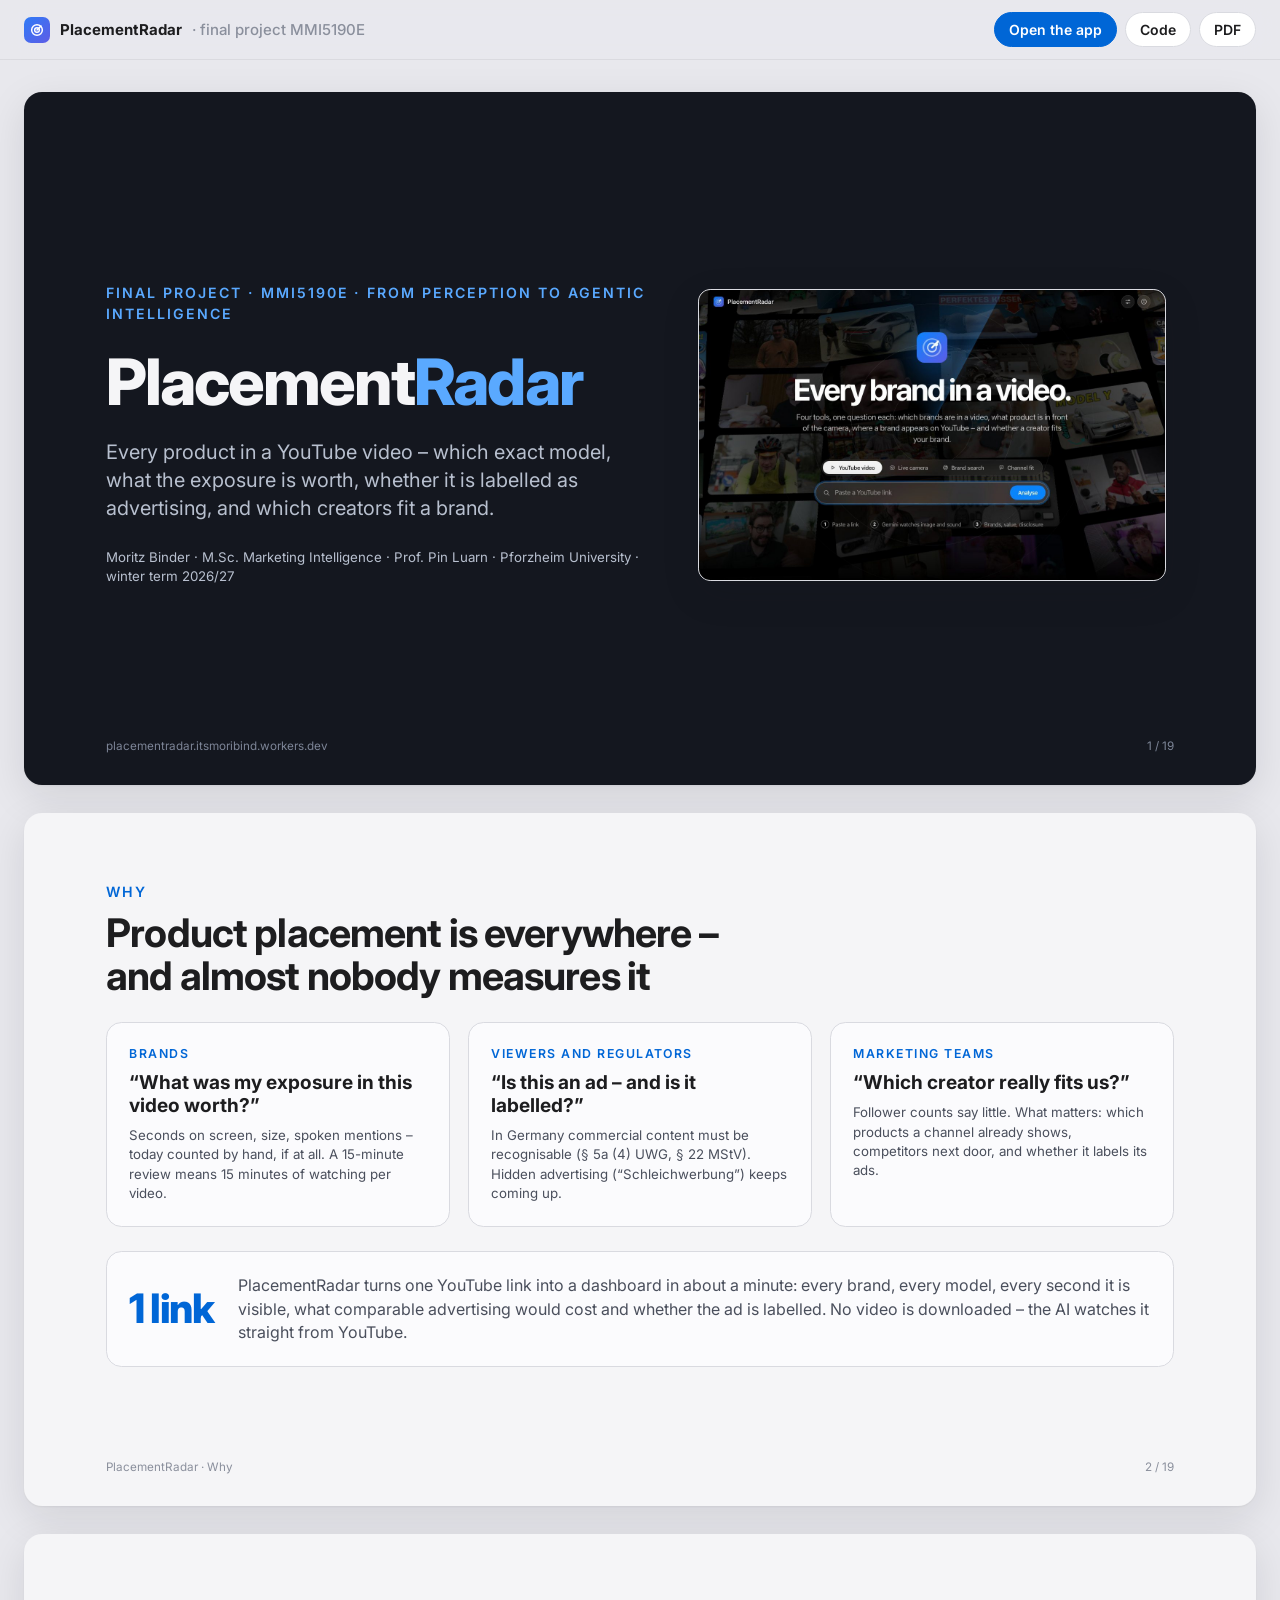
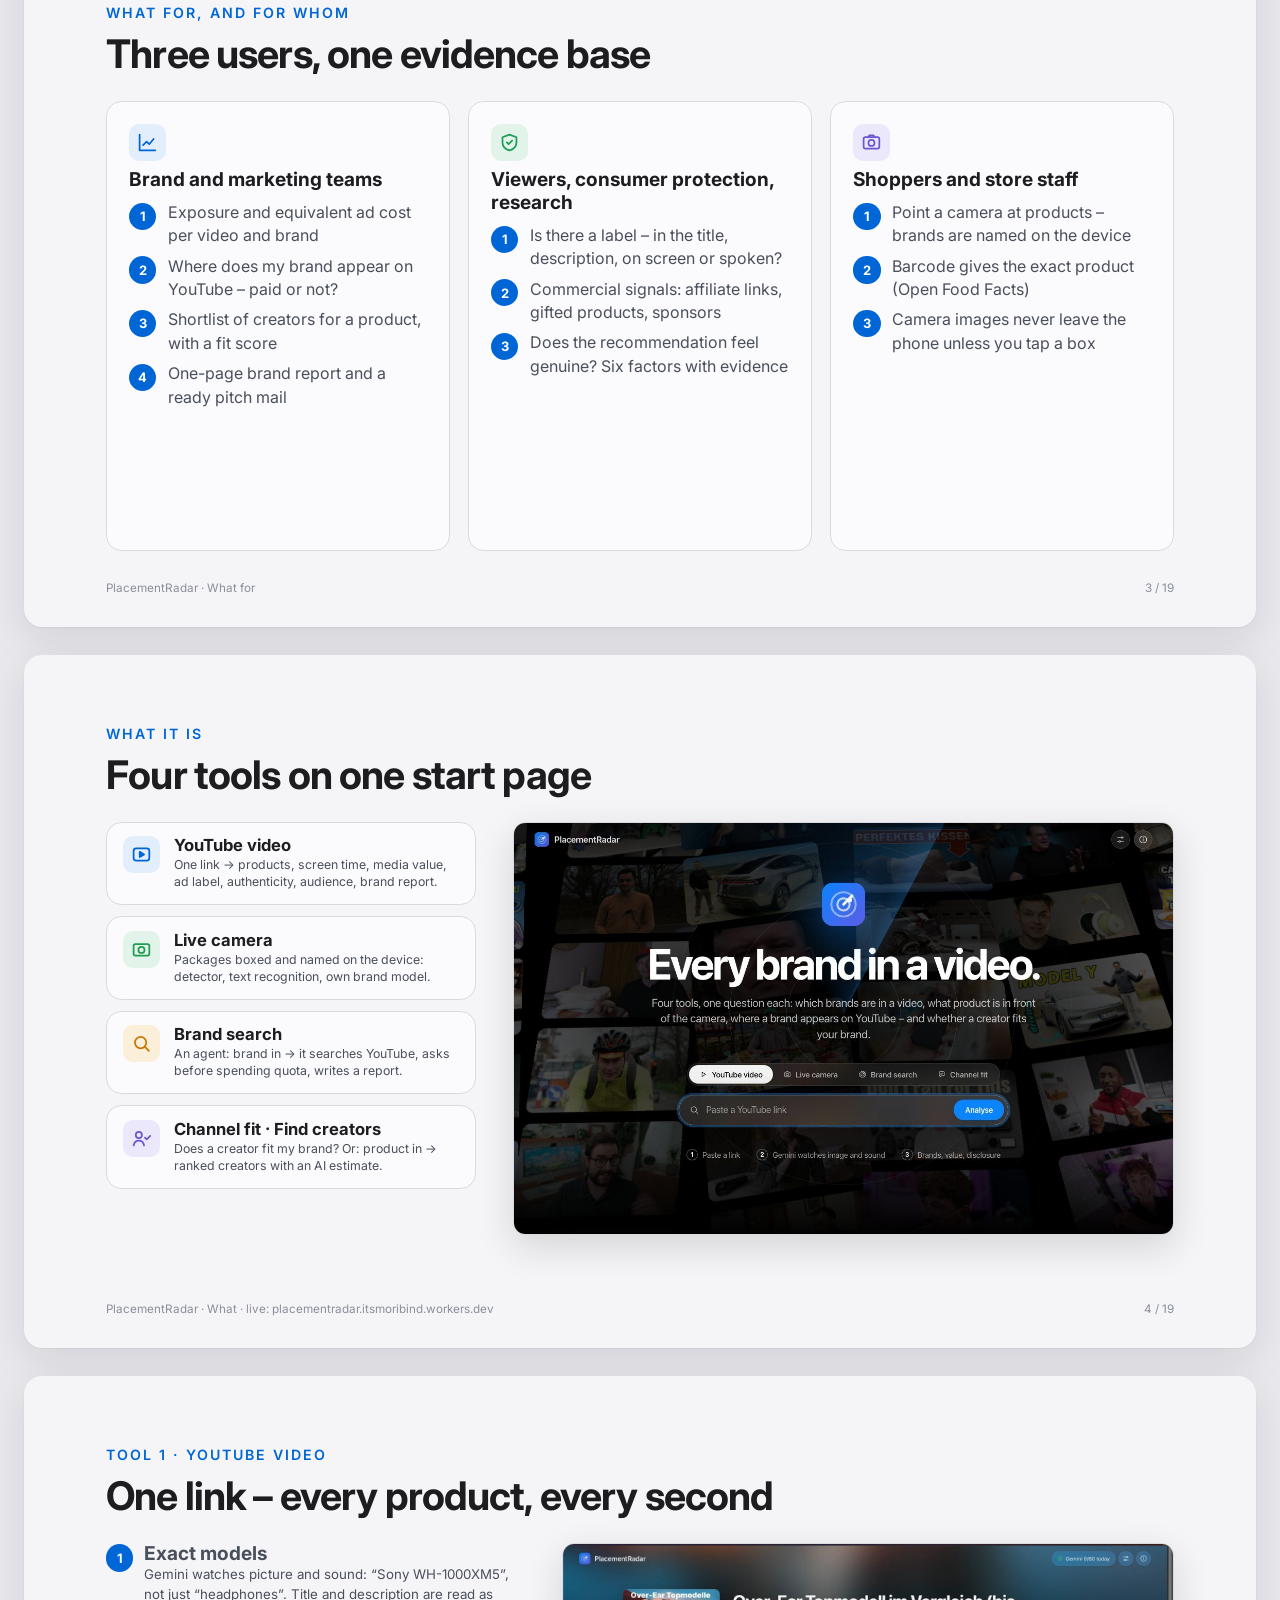
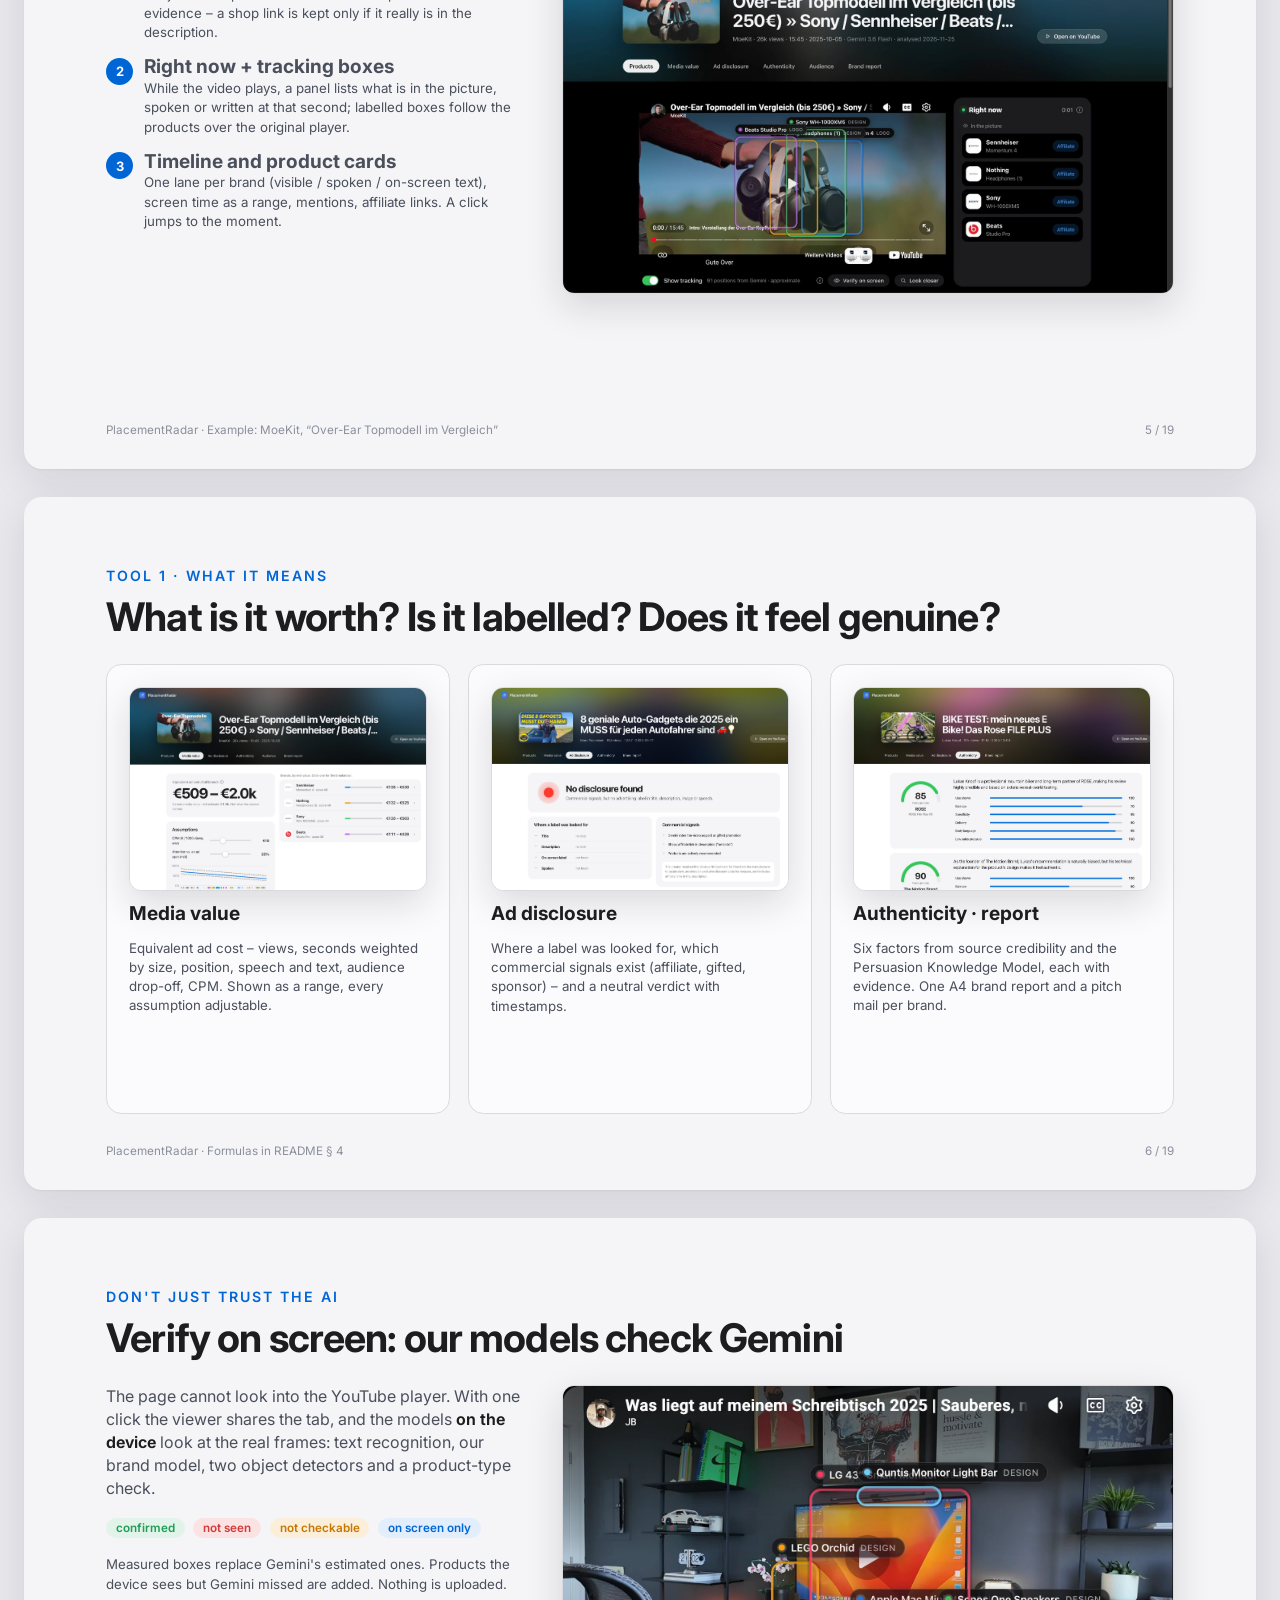
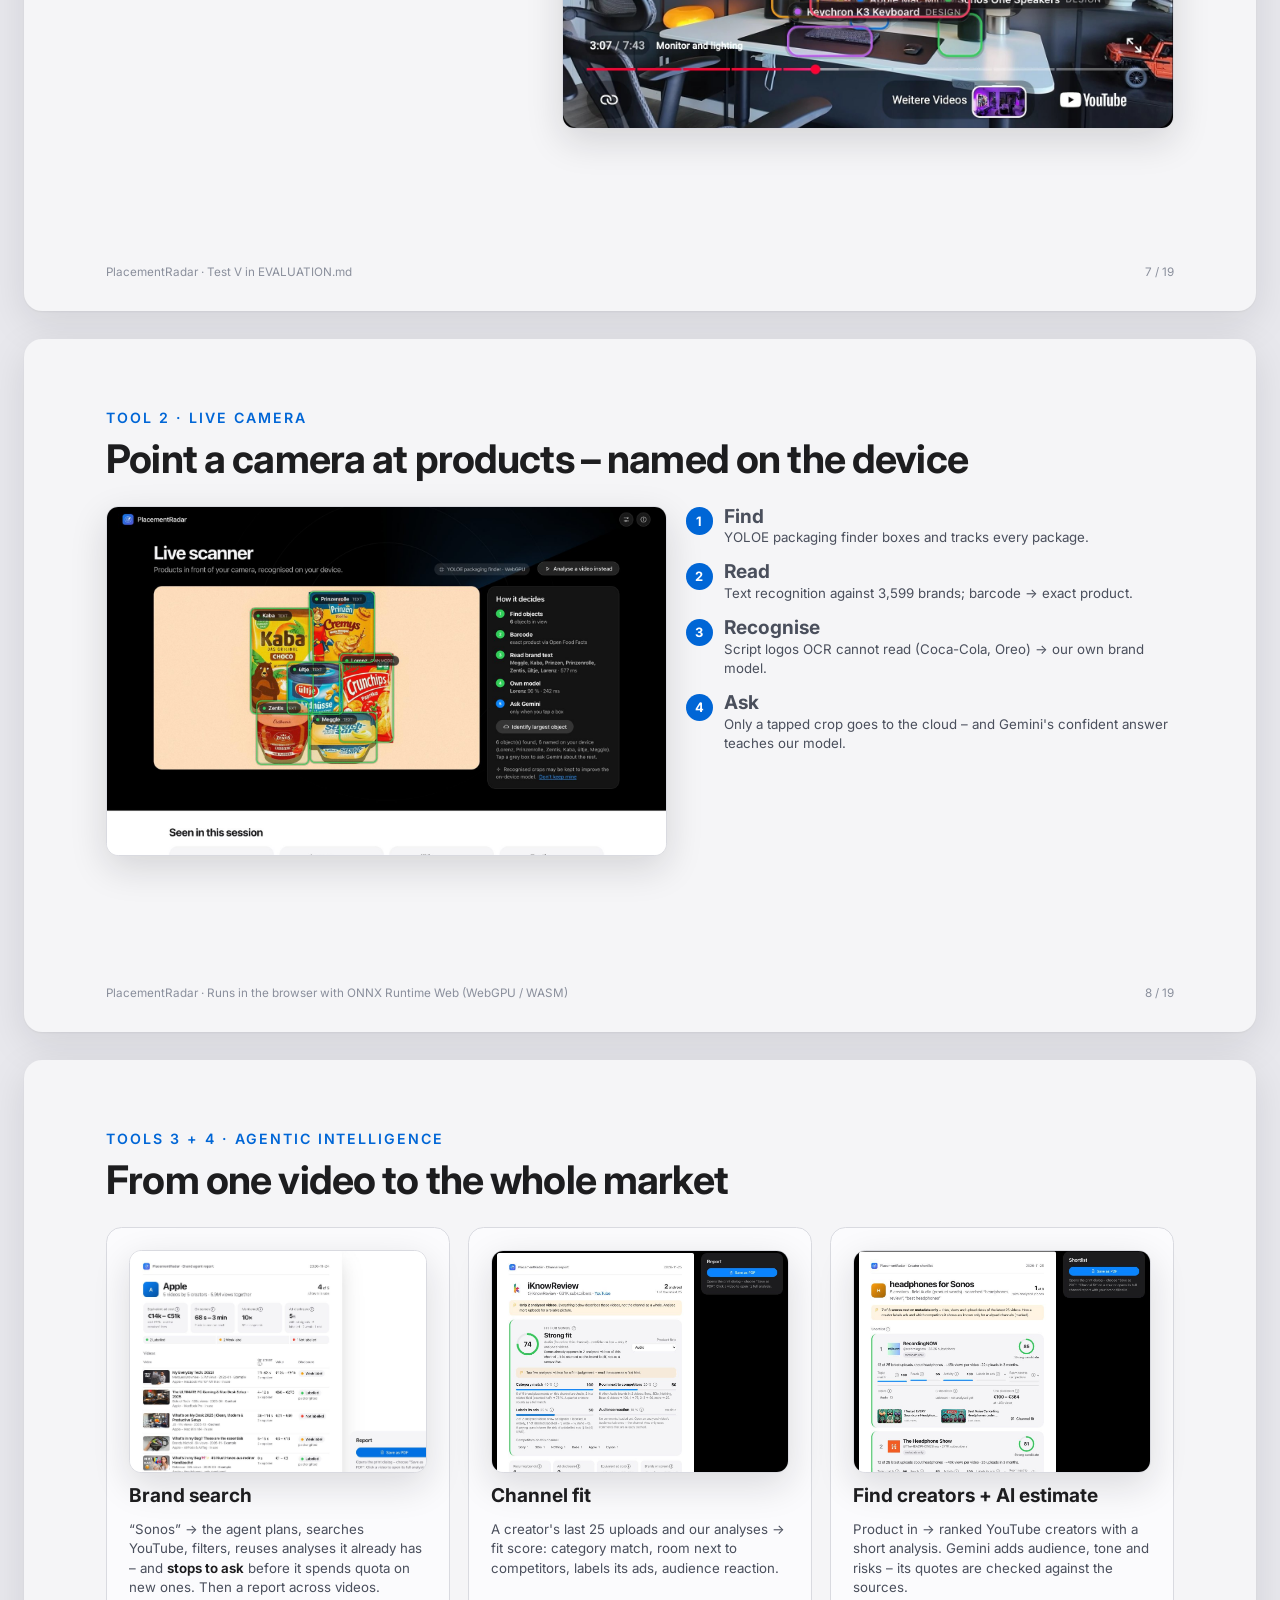
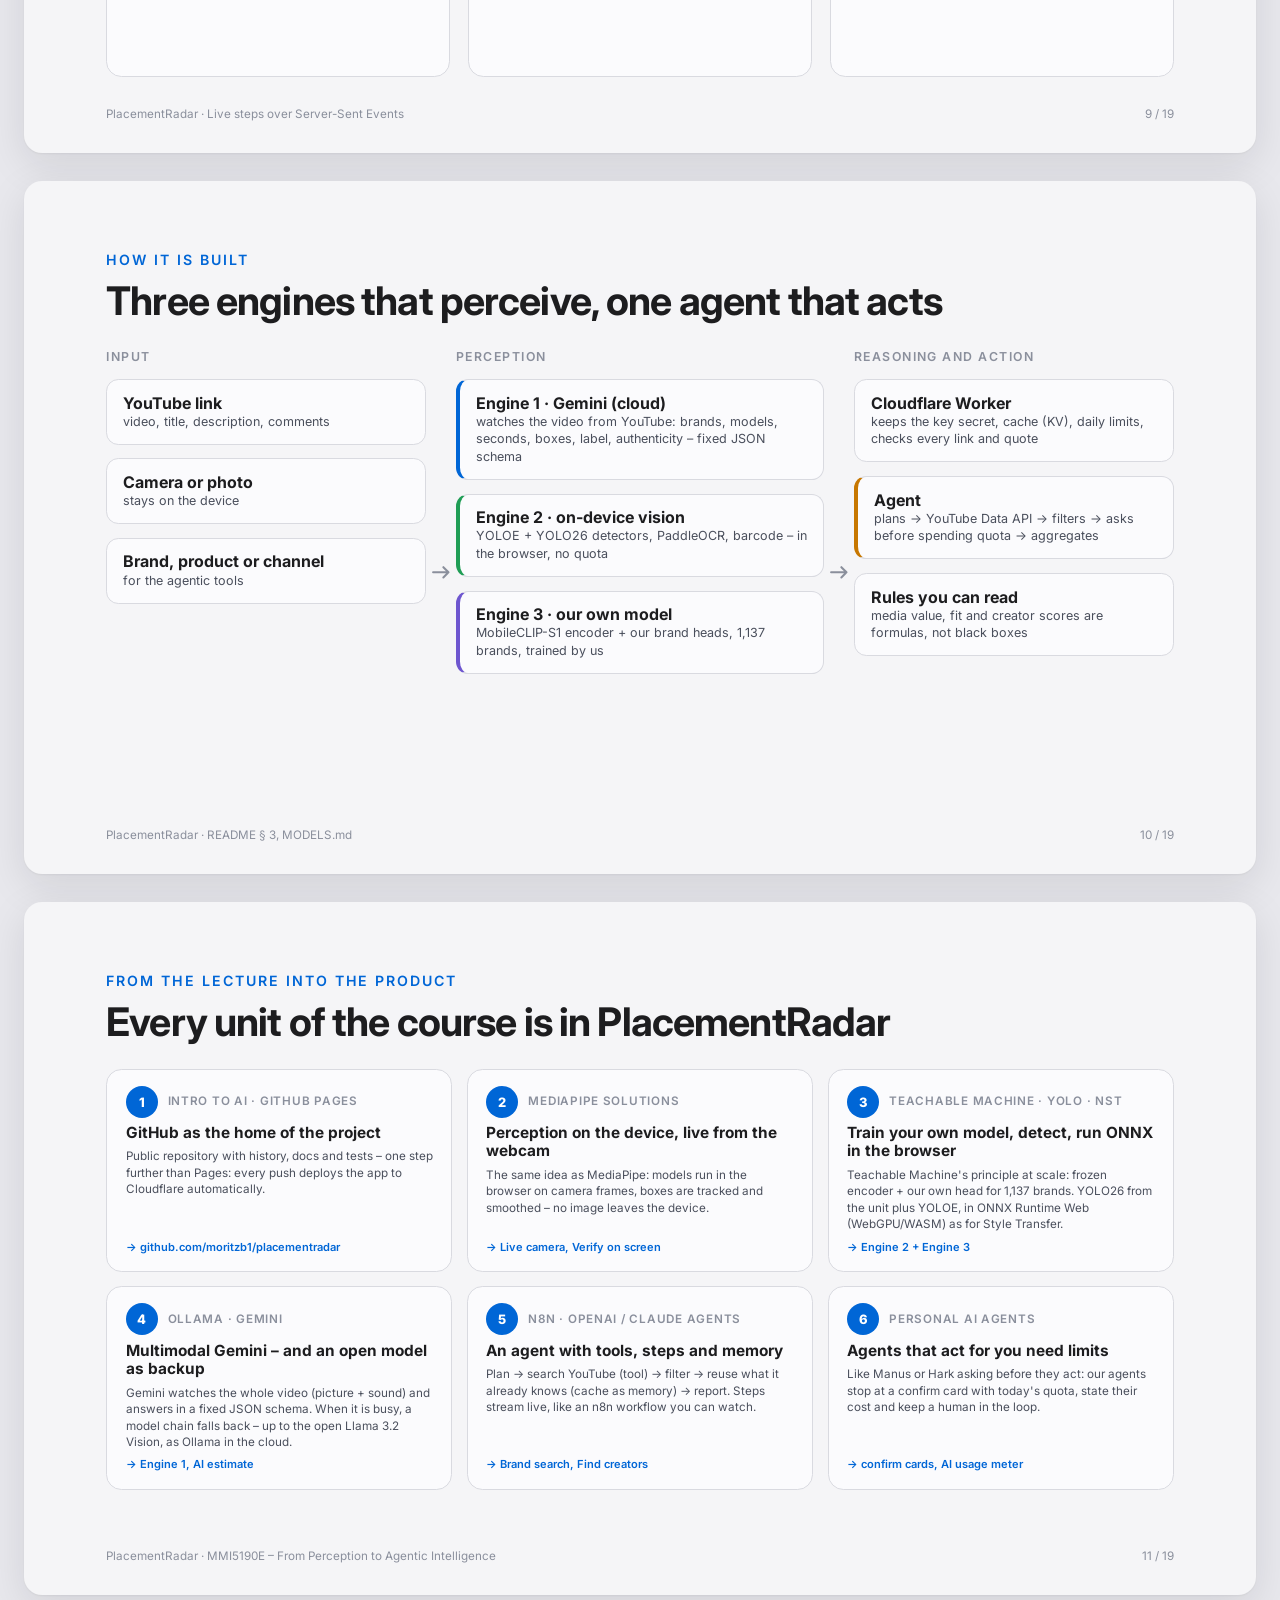
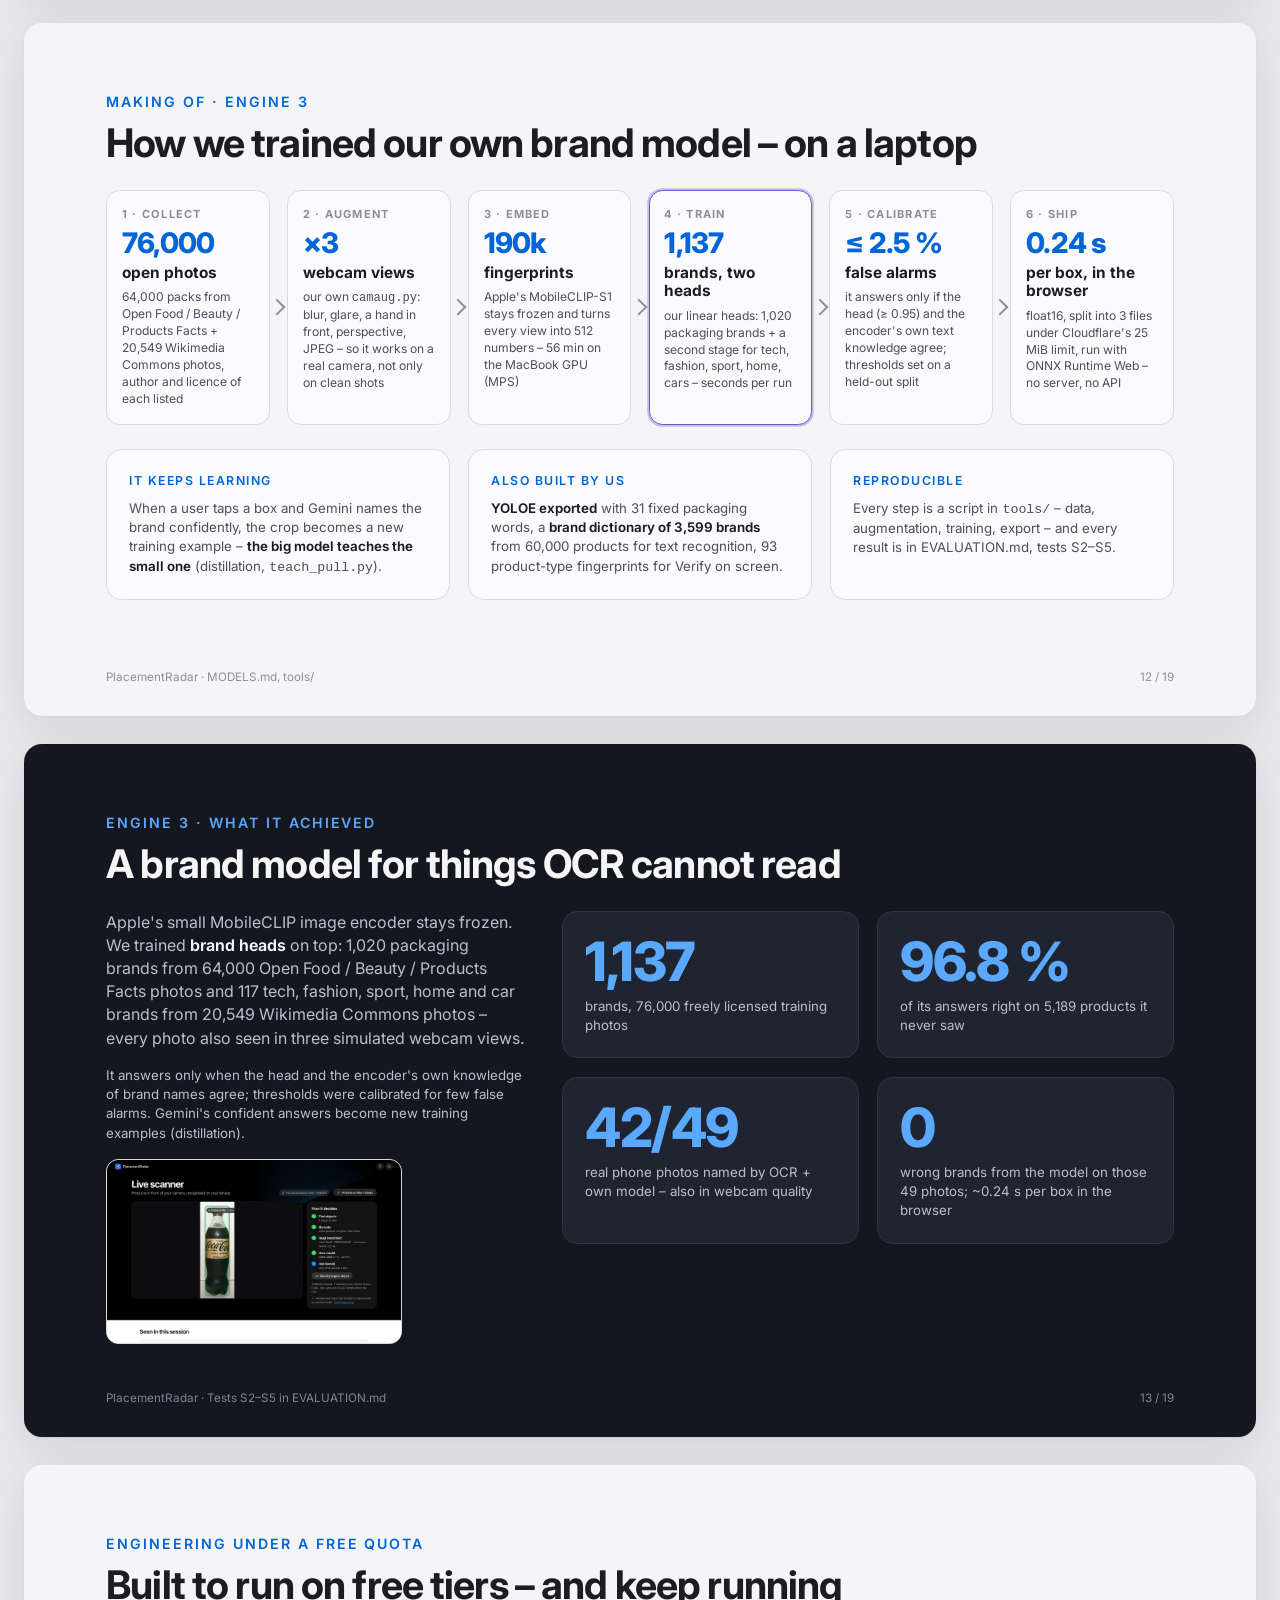
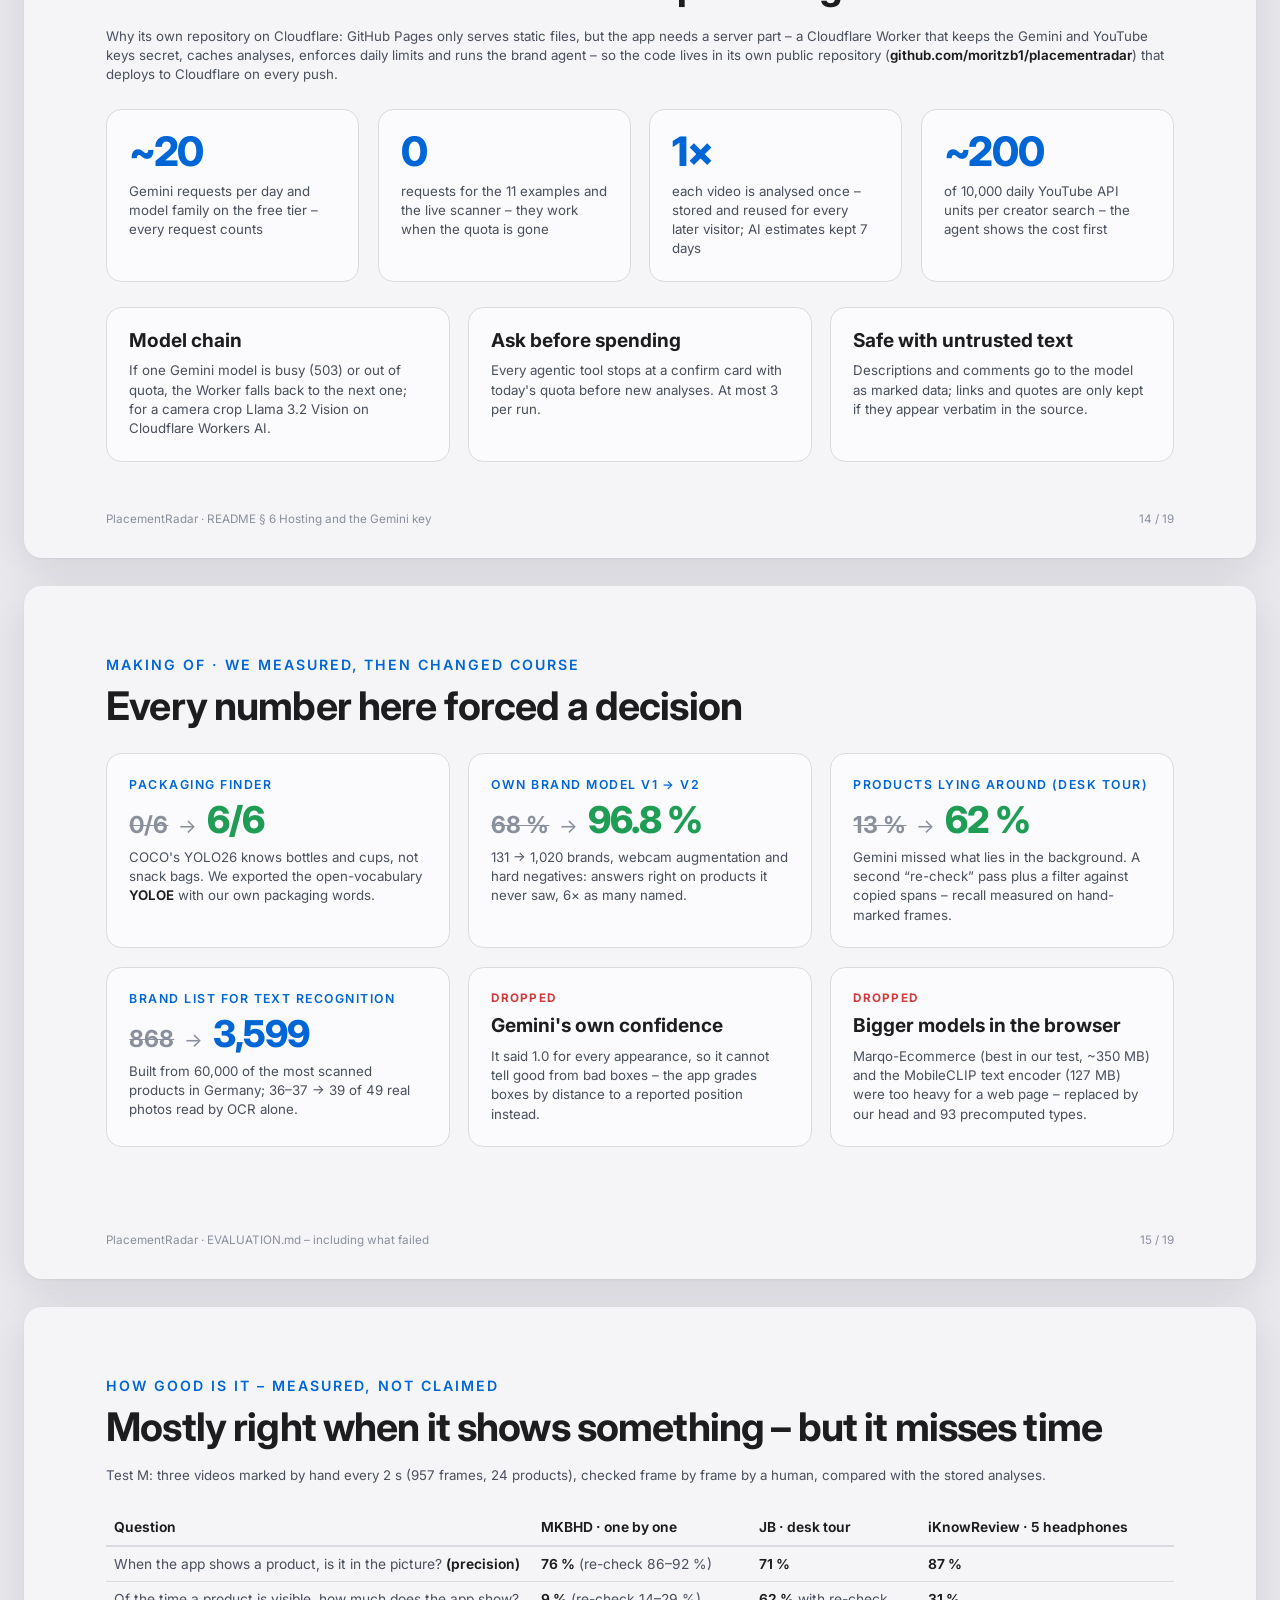
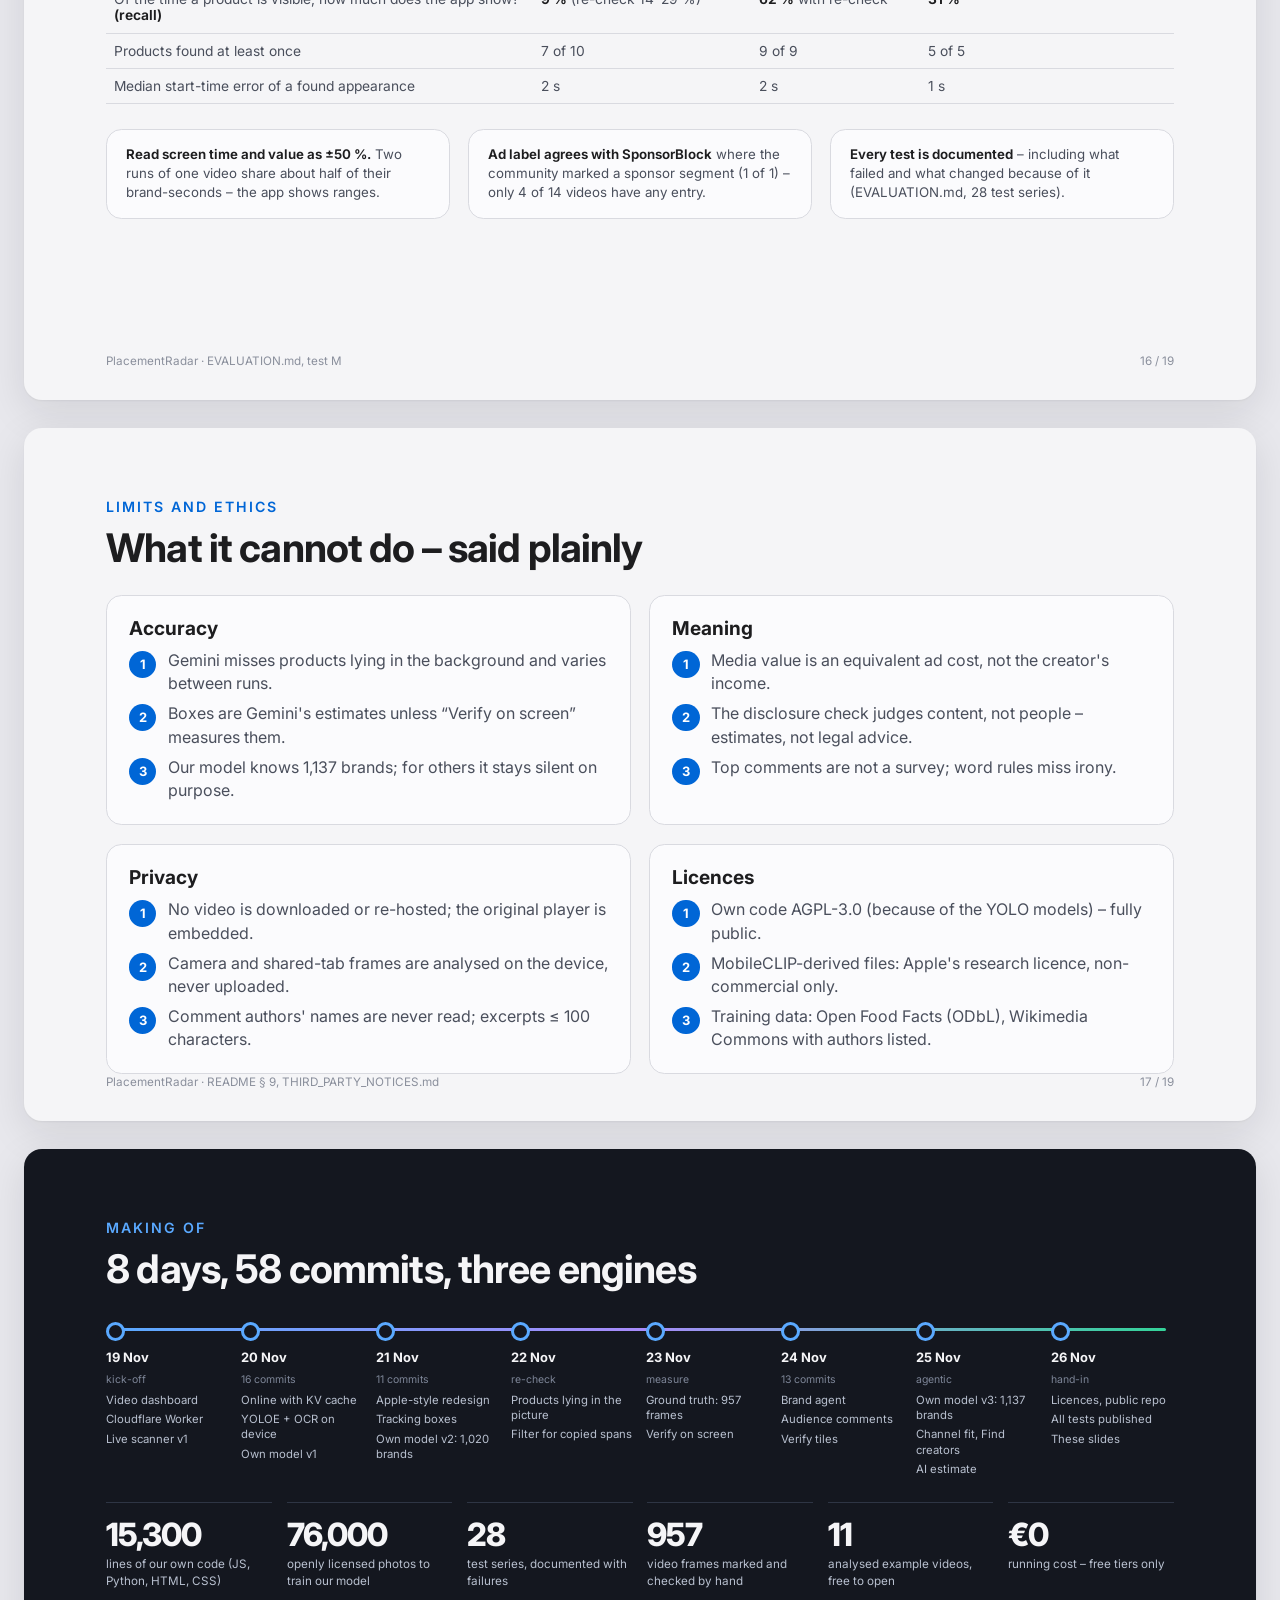
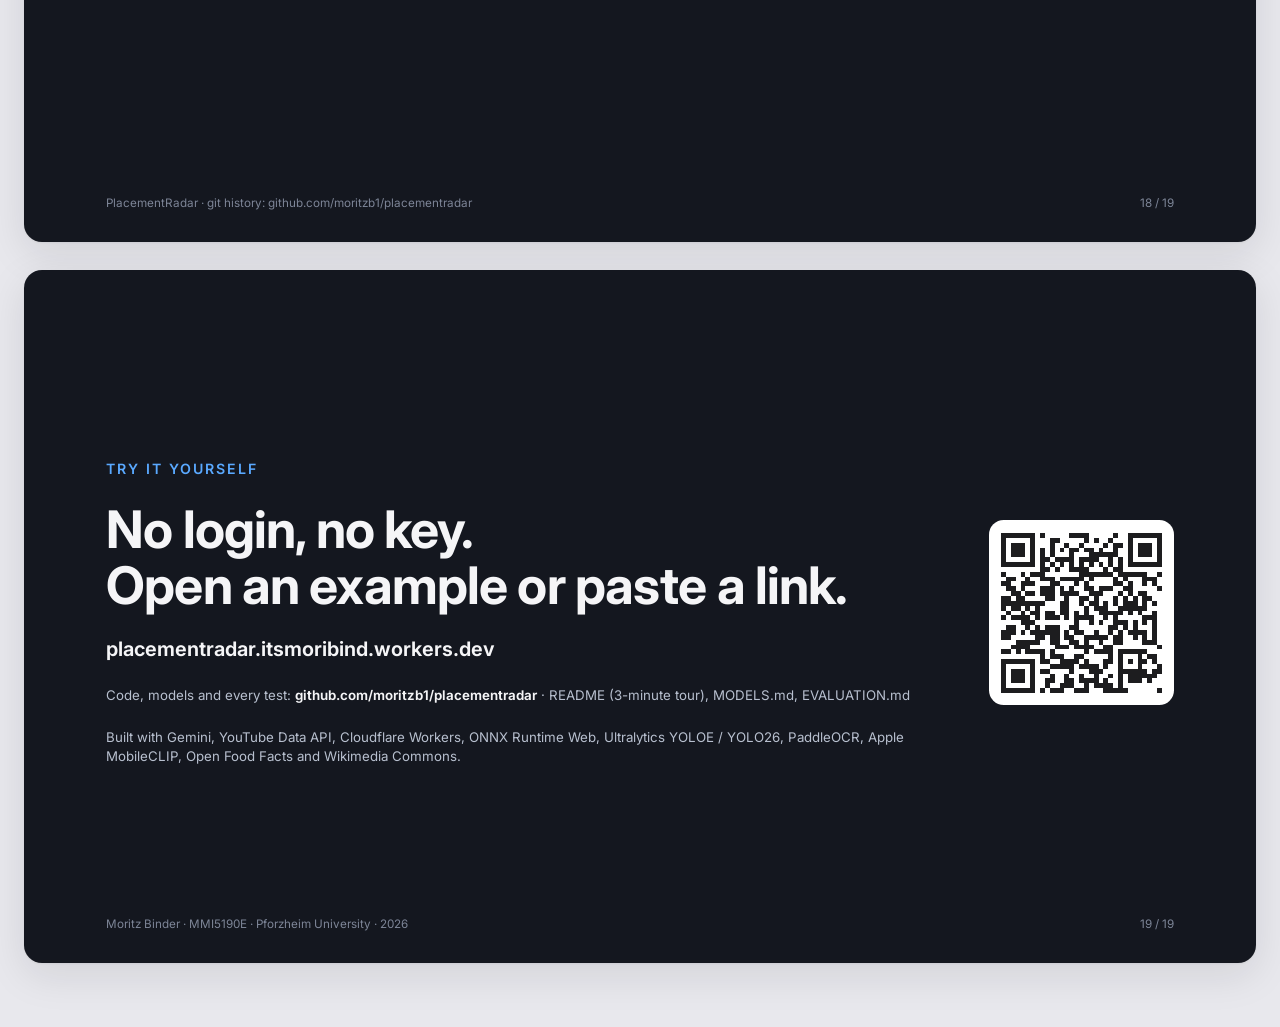
<file: docs/story/index.html>
<!doctype html>
<html lang="en">
<head>
<meta charset="utf-8">
<meta name="viewport" content="width=device-width, initial-scale=1">
<title>PlacementRadar – the project in 19 slides</title>
<meta name="description" content="PlacementRadar finds every brand in a YouTube video, estimates what the exposure is worth, checks the ad label and helps brands find creators. Final project MMI5190E, Pforzheim University.">
<link rel="preconnect" href="https://fonts.googleapis.com">
<link href="https://fonts.googleapis.com/css2?family=Inter:wght@400;500;600;700;800&display=swap" rel="stylesheet">
<!--
  One file, three uses:
  - on a large screen every slide is a 16:9 card (sizes in container units, 1 cqw = 1 % of the slide width);
  - on a phone the slides become a normal scrolling page (one column);
  - printed (Chrome, 1920 px wide) every slide is one 1920 × 1080 PDF page – tools/story_pdf.mjs.
  Same colours and type scale as the presentation deck (Apple-like light grey, one blue accent, Inter).
-->
<style>
:root {
  --bg: #F5F5F7; --panel: #FBFBFD; --ink: #1D1D1F; --body: #4A4F5C; --muted: #8A8F9C; --accent: #0066D6;
  --dark: #14171F; --dark-ink: #F5F5F7; --dark-body: #B8C0CF; --dark-accent: #5AA9FF; --line: #D9DAE0;
  --green: #1F9D55; --amber: #C77700; --red: #D33A3A; --violet: #6E56CF;
  --page: #E8E8ED;
}
* { box-sizing: border-box; margin: 0; padding: 0; }
html { -webkit-text-size-adjust: 100%; }
body { font-family: Inter, -apple-system, "Helvetica Neue", Arial, sans-serif; background: var(--page); color: var(--ink); }
a { color: inherit; }

/* top bar of the web page (hidden in print) */
.bar { position: sticky; top: 0; z-index: 5; display: flex; align-items: center; gap: 16px; justify-content: space-between;
  padding: 12px 24px; background: rgba(232,232,237,.82); backdrop-filter: saturate(1.6) blur(16px); -webkit-backdrop-filter: saturate(1.6) blur(16px); border-bottom: 1px solid rgba(0,0,0,.06); }
.bar .brand { display: flex; align-items: center; gap: 10px; font-weight: 700; font-size: 15px; white-space: nowrap; }
.bar nav { display: flex; gap: 8px; flex-wrap: wrap; justify-content: flex-end; }
.btn { display: inline-flex; align-items: center; gap: 6px; font-size: 14px; font-weight: 600; text-decoration: none; padding: 8px 14px; border-radius: 999px; background: #fff; border: 1px solid var(--line); color: var(--ink); white-space: nowrap; }
.btn.primary { background: var(--accent); color: #fff; border-color: var(--accent); }
.btn svg { width: 14px; height: 14px; }
.logo { width: 26px; height: 26px; border-radius: 7px; background: linear-gradient(135deg, #2F7BF6, #5E5CE6); display: grid; place-items: center; }
.logo svg { width: 16px; height: 16px; }

.deck { max-width: 1440px; margin: 0 auto; padding: 32px 24px 64px; display: flex; flex-direction: column; gap: 28px; }

/* ---------- a slide ---------- */
.slide { container-type: inline-size; width: 100%; aspect-ratio: 16 / 9; position: relative; overflow: hidden; background: var(--bg);
  border-radius: 18px; box-shadow: 0 1px 2px rgba(0,0,0,.05), 0 12px 40px rgba(20,23,31,.10); }
.slide.dark { background: var(--dark); color: var(--dark-ink); }
.in { position: absolute; inset: 0; padding: 5.6cqw 6.67cqw 6.2cqw; display: flex; flex-direction: column; gap: 2cqw; }

.eyebrow { font-size: 1.15cqw; font-weight: 600; letter-spacing: .16cqw; text-transform: uppercase; color: var(--accent); }
.dark .eyebrow { color: var(--dark-accent); }
.cover-h1 { font-size: 5.2cqw; }
h1 { font-size: 5.8cqw; font-weight: 800; letter-spacing: -.16cqw; line-height: 1.02; }
h2 { font-size: 3.2cqw; font-weight: 700; letter-spacing: -.07cqw; line-height: 1.08; }
h3 { font-size: 1.55cqw; font-weight: 700; line-height: 1.2; }
p, li { font-size: 1.3cqw; line-height: 1.45; color: var(--body); }
.dark p, .dark li { color: var(--dark-body); }
.lead { font-size: 1.62cqw; line-height: 1.4; max-width: 70cqw; }
.small { font-size: 1.08cqw; line-height: 1.45; }
.accent { color: var(--accent); } .dark .accent { color: var(--dark-accent); }
b, strong { color: var(--ink); font-weight: 650; } .dark b, .dark strong { color: var(--dark-ink); }
.head { display: flex; flex-direction: column; gap: .8cqw; }
.foot { position: absolute; left: 6.67cqw; right: 6.67cqw; bottom: 2.4cqw; display: flex; justify-content: space-between; }
.foot p { font-size: .95cqw; color: var(--muted); }
.dark .foot p { color: #7D8597; }

.grid { display: grid; gap: 1.5cqw; flex: 1; min-height: 0; }
.g2 { grid-template-columns: 1fr 1fr; } .g3 { grid-template-columns: repeat(3, 1fr); } .g4 { grid-template-columns: repeat(4, 1fr); }
.split { display: grid; grid-template-columns: 34cqw 1fr; gap: 3cqw; flex: 1; min-height: 0; align-items: start; }
.split.wide { grid-template-columns: 30cqw 1fr; }
.card.tool { flex-direction: row; gap: 1.1cqw; align-items: flex-start; padding: 1.1cqw 1.3cqw; }
.card.tool h3 { font-size: 1.35cqw; } .card.tool .small { font-size: 1cqw; line-height: 1.4; }
.card { background: var(--panel); border: 1px solid var(--line); border-radius: 1.25cqw; padding: 1.8cqw; display: flex; flex-direction: column; gap: .7cqw; min-width: 0; }
.dark .card { background: #1F2430; border-color: #2E3544; }
.tag { font-size: 1cqw; font-weight: 600; letter-spacing: .12cqw; text-transform: uppercase; color: var(--accent); }
.dark .tag { color: var(--dark-accent); }
.big { font-size: 4.4cqw; font-weight: 800; letter-spacing: -.12cqw; line-height: 1; color: var(--accent); }
.dark .big { color: var(--dark-accent); }
.big.sm { font-size: 3.3cqw; }
.ic { width: 3cqw; height: 3cqw; border-radius: .8cqw; display: grid; place-items: center; flex-shrink: 0; }
.ic svg { width: 1.7cqw; height: 1.7cqw; }
.ic.blue { background: #E3EEFD; color: var(--accent); } .ic.violet { background: #ECE8FB; color: var(--violet); }
.ic.green { background: #E2F4EA; color: var(--green); } .ic.amber { background: #FCEFD9; color: var(--amber); }
.dark .ic { background: #26304A; color: var(--dark-accent); }

.shot { display: block; width: 100%; border-radius: 1cqw; border: 1px solid var(--line); box-shadow: 0 1cqw 3cqw rgba(20,23,31,.14); background: #fff; object-fit: cover; object-position: top left; }
.shots { position: relative; min-height: 0; }
.list { list-style: none; display: flex; flex-direction: column; gap: 1.1cqw; }
.list li { display: grid; grid-template-columns: 2.2cqw 1fr; gap: .9cqw; align-items: start; }
.list .n { width: 2.2cqw; height: 2.2cqw; border-radius: 50%; background: var(--accent); color: #fff; font-size: 1.05cqw; font-weight: 700; display: grid; place-items: center; margin-top: .15cqw; }
.dark .list .n { background: var(--dark-accent); color: var(--dark); }
.pill { display: inline-block; font-size: .95cqw; font-weight: 600; padding: .25cqw .8cqw; border-radius: 99px; background: #E3EEFD; color: var(--accent); }
.pill.g { background: #E2F4EA; color: var(--green); } .pill.a { background: #FCEFD9; color: var(--amber); } .pill.r { background: #FBE3E3; color: var(--red); }

/* engine diagram */
.flow { display: grid; grid-template-columns: 1fr 2.4cqw 1.15fr 2.4cqw 1fr; align-items: stretch; gap: 0; flex: 1; min-height: 0; }
.flow .col { display: flex; flex-direction: column; gap: 1.1cqw; }
.flow .arrow { display: grid; place-items: center; color: var(--muted); }
.flow .arrow svg { width: 2cqw; height: 2cqw; }
.node { background: var(--panel); border: 1px solid var(--line); border-radius: 1cqw; padding: 1.1cqw 1.3cqw; }
.node h3 { font-size: 1.3cqw; } .node p { font-size: 1.02cqw; line-height: 1.4; }
.node.e1 { border-left: .4cqw solid var(--accent); } .node.e2 { border-left: .4cqw solid var(--green); } .node.e3 { border-left: .4cqw solid var(--violet); } .node.ag { border-left: .4cqw solid var(--amber); }
.colhead { font-size: 1cqw; font-weight: 600; letter-spacing: .12cqw; text-transform: uppercase; color: var(--muted); }


/* making of: training pipeline */
.pipe { display: grid; grid-template-columns: repeat(6, 1fr); gap: 1.4cqw; flex: none; }
.pstep { position: relative; background: var(--panel); border: 1px solid var(--line); border-radius: 1.1cqw; padding: 1.3cqw 1.2cqw; display: flex; flex-direction: column; gap: .55cqw; }
.dark .pstep { background: #1F2430; border-color: #2E3544; }
.pstep:not(:last-child)::after { content: ""; position: absolute; right: -1.15cqw; top: 50%; width: .8cqw; height: .8cqw; border-top: .22cqw solid var(--muted); border-right: .22cqw solid var(--muted); transform: translateY(-50%) rotate(45deg); }
.pstep .k { font-size: .9cqw; font-weight: 700; letter-spacing: .1cqw; text-transform: uppercase; color: var(--muted); }
.pstep .v { font-size: 2.3cqw; font-weight: 800; letter-spacing: -.06cqw; line-height: 1; color: var(--accent); }
.dark .pstep .v { color: var(--dark-accent); }
.pstep h3 { font-size: 1.25cqw; } .pstep p { font-size: .98cqw; line-height: 1.4; }
.pstep.hl { border-color: var(--violet); box-shadow: 0 0 0 .15cqw rgba(110,86,207,.35); }
/* making of: before -> after */
.ba { display: flex; align-items: baseline; gap: .8cqw; }
.ba .was { font-size: 1.9cqw; font-weight: 700; color: var(--muted); text-decoration: line-through; text-decoration-thickness: .12cqw; }
.ba .arr { font-size: 1.6cqw; color: var(--muted); }
.ba .now { font-size: 3cqw; font-weight: 800; letter-spacing: -.08cqw; color: var(--green); line-height: 1; }
.ba .now.blue { color: var(--accent); }
.drop { font-size: .95cqw; font-weight: 700; letter-spacing: .1cqw; text-transform: uppercase; color: var(--red); }
/* making of: timeline */
.tl { position: relative; display: grid; grid-template-columns: repeat(8, 1fr); gap: 1cqw; flex: none; padding-top: 2.6cqw; }
.tl::before { content: ""; position: absolute; left: .6cqw; right: .6cqw; top: 1cqw; height: .25cqw; border-radius: 1cqw; background: linear-gradient(90deg, var(--dark-accent), #A78BFA, #34D399); }
.tl .day { position: relative; display: flex; flex-direction: column; gap: .45cqw; }
.tl .day::before { content: ""; position: absolute; left: 0; top: -2.05cqw; width: 1.05cqw; height: 1.05cqw; border-radius: 50%; background: var(--dark); border: .25cqw solid var(--dark-accent); }
.tl .d { font-size: 1.05cqw; font-weight: 700; color: var(--dark-ink); }
.tl .c { font-size: .85cqw; color: #7D8597; }
.tl ul { list-style: none; display: flex; flex-direction: column; gap: .35cqw; }
.tl li { font-size: .92cqw; line-height: 1.35; color: var(--dark-body); }
.stats { display: grid; grid-template-columns: repeat(6, 1fr); gap: 1.2cqw; flex: none; }
.stat { border-top: 1px solid #2E3544; padding-top: .9cqw; }
.stat .v { font-size: 2.6cqw; font-weight: 800; letter-spacing: -.08cqw; color: var(--dark-ink); line-height: 1; }
.stat p { font-size: .95cqw; margin-top: .4cqw; }


/* course mapping */
.unit { display: flex; flex-direction: column; gap: .5cqw; padding: 1.3cqw 1.5cqw; }
#s-course .grid { gap: 1.2cqw; }
.unit .uh { display: flex; align-items: center; gap: .8cqw; }
.unit .ub { flex: none; min-width: 2.6cqw; height: 2.6cqw; padding: 0 .7cqw; border-radius: 1.3cqw; background: var(--accent); color: #fff; font-size: 1.05cqw; font-weight: 800; display: grid; place-items: center; }
.unit .ut { font-size: .95cqw; font-weight: 600; letter-spacing: .06cqw; text-transform: uppercase; color: var(--muted); line-height: 1.3; }
.unit h3 { font-size: 1.25cqw; }
.unit .to { font-size: .95cqw; line-height: 1.4; color: var(--body); }
.unit .where { margin-top: auto; font-size: .9cqw; font-weight: 600; color: var(--accent); }

table { width: 100%; border-collapse: collapse; }
th, td { text-align: left; font-size: 1.12cqw; padding: .75cqw .6cqw; border-bottom: 1px solid var(--line); color: var(--body); vertical-align: top; }
th { color: var(--ink); font-weight: 650; border-bottom: 2px solid var(--line); }
td b { color: var(--ink); }

.qr { width: 15cqw; height: 15cqw; background: #fff; padding: 1cqw; border-radius: 1.2cqw; }
.qr img { width: 100%; height: 100%; display: block; }

/* ---------- phone: slides become a normal page ---------- */
@media (max-width: 760px) {
  .bar { padding: 10px 16px; } .bar .brand span { display: none; }
  .btn { padding: 7px 11px; font-size: 13px; }
  .deck { padding: 16px 16px 48px; gap: 16px; }
  .slide { aspect-ratio: auto; border-radius: 16px; }
  .in { position: static; padding: 26px 20px 46px; gap: 16px; }
  .eyebrow { font-size: 12px; letter-spacing: 1.5px; }
  h1, .cover-h1 { font-size: 38px; letter-spacing: -1.2px; } h2 { font-size: 27px; letter-spacing: -.5px; } h3 { font-size: 17px; }
  p, li { font-size: 15px; } .lead { font-size: 17px; max-width: none; } .small { font-size: 13.5px; }
  .foot { left: 20px; right: 20px; bottom: 16px; } .foot p { font-size: 11px; }
  .g2, .g3, .g4, .split, .split.wide { grid-template-columns: 1fr; gap: 12px; }
  .grid { gap: 12px; }
  .card { border-radius: 14px; padding: 16px; gap: 6px; }
  .tag { font-size: 11.5px; letter-spacing: 1px; } .big { font-size: 40px; letter-spacing: -1px; } .big.sm { font-size: 32px; }
  .ic { width: 36px; height: 36px; border-radius: 10px; } .ic svg { width: 20px; height: 20px; }
  .shot { border-radius: 10px; max-height: none !important; height: auto !important; }
  .list { gap: 12px; } .list li { grid-template-columns: 26px 1fr; gap: 10px; } .list .n { width: 26px; height: 26px; font-size: 13px; }
  .pill { font-size: 12px; padding: 3px 9px; }
  .flow { grid-template-columns: 1fr; gap: 10px; } .flow .arrow { transform: rotate(90deg); height: 22px; } .flow .arrow svg { width: 22px; height: 22px; }
  .node { border-radius: 12px; padding: 12px 14px; } .node h3 { font-size: 15px; } .node p { font-size: 13.5px; } .colhead { font-size: 11px; letter-spacing: 1px; }
  th, td { font-size: 12.5px; padding: 8px 5px; }
  .qr { width: 160px; height: 160px; padding: 10px; border-radius: 12px; }
  .hide-m { display: none !important; }
  .unit .ub { min-width: 30px; height: 30px; border-radius: 15px; font-size: 13px; padding: 0 8px; } .unit .ut { font-size: 11px; } .unit h3 { font-size: 16px; } .unit .to { font-size: 13.5px; } .unit .where { font-size: 12px; }
  .pipe, .stats { grid-template-columns: 1fr 1fr; gap: 10px; } .pstep { padding: 12px; border-radius: 12px; gap: 4px; } .pstep::after { display: none; }
  .pstep .k { font-size: 10.5px; letter-spacing: 1px; } .pstep .v { font-size: 24px; } .pstep h3 { font-size: 14.5px; } .pstep p { font-size: 12.5px; }
  .ba { gap: 8px; } .ba .was { font-size: 18px; } .ba .arr { font-size: 16px; } .ba .now { font-size: 28px; } .drop { font-size: 11px; letter-spacing: 1px; }
  .tl { grid-template-columns: 1fr; gap: 14px; padding-top: 0; padding-left: 22px; } .tl::before { left: 5px; right: auto; top: 4px; bottom: 4px; width: 3px; height: auto; background: linear-gradient(180deg, var(--dark-accent), #A78BFA, #34D399); }
  .tl .day::before { left: -22px; top: 3px; width: 13px; height: 13px; border-width: 3px; } .tl .d { font-size: 15px; } .tl .c { font-size: 12px; } .tl li { font-size: 13.5px; }
  .stat .v { font-size: 26px; } .stat p { font-size: 12.5px; } .stat { padding-top: 8px; }
  .card[style*="flex-direction:row"] { flex-direction: column !important; align-items: flex-start !important; gap: 6px !important; }
  .grid[style*="grid-template-columns"] { grid-template-columns: 1fr !important; }
  .url { word-break: break-all; }
  .in h2[style] { font-size: 30px !important; }
  .card.tool { padding: 14px; gap: 12px; } .card.tool h3 { font-size: 16px; } .card.tool .small { font-size: 13.5px; }
  .in[style*="flex-direction:row"] { flex-direction: column !important; align-items: stretch !important; }
  .in > div[style*="width:44cqw"] { width: auto !important; } .in > img[style*="38cqw"] { width: 100% !important; }
  .tablewrap { overflow-x: auto; }
}

/* ---------- print / PDF: one slide = one 1920 × 1080 page ---------- */
@page { size: 1920px 1080px; margin: 0; }
@media print {
  body { background: none; }
  .bar { display: none; }
  .deck { max-width: none; padding: 0; gap: 0; display: block; }
  .slide { width: 1920px; height: 1080px; aspect-ratio: auto; border-radius: 0; box-shadow: none; break-after: page; page-break-after: always; -webkit-print-color-adjust: exact; print-color-adjust: exact; }
}
</style>
</head>
<body>

<header class="bar">
  <div class="brand"><div class="logo"><svg viewBox="0 0 24 24" fill="none" stroke="#fff" stroke-width="2.2" stroke-linecap="round"><circle cx="12" cy="12" r="8"/><circle cx="12" cy="12" r="3.5"/><path d="M12 12 18 6"/></svg></div>PlacementRadar <span style="font-weight:500;color:var(--muted)">· final project MMI5190E</span></div>
  <nav>
    <a class="btn primary" href="https://placementradar.itsmoribind.workers.dev" target="_blank" rel="noopener">Open the app</a>
    <a class="btn" href="https://github.com/moritzb1/placementradar" target="_blank" rel="noopener">Code</a>
    <a class="btn" href="PlacementRadar_slides.pdf" download>PDF</a>
  </nav>
</header>

<main class="deck">

<!-- 1 · cover -->
<section class="slide dark" id="s1" aria-label="Cover">
  <div class="in" style="flex-direction:row; align-items:center; gap:4cqw;">
    <div style="display:flex; flex-direction:column; gap:2cqw; width:44cqw; flex:none;">
      <p class="eyebrow">Final project · MMI5190E · From Perception to Agentic Intelligence</p>
      <h1 class="cover-h1">Placement<span class="accent">Radar</span></h1>
      <p class="lead">Every product in a YouTube video – which exact model, what the exposure is worth, whether it is labelled as advertising, and which creators fit a brand.</p>
      <p class="small">Moritz Binder · M.Sc. Marketing Intelligence · Prof. Pin Luarn · Pforzheim University · winter term 2026/27</p>
    </div>
    <img class="shot" style="width:38cqw; flex:none; aspect-ratio:16/10;" src="img/start.jpg" alt="PlacementRadar start screen with the four tools YouTube video, Live camera, Brand search and Channel fit">
  </div>
  <div class="foot"><p>placementradar.itsmoribind.workers.dev</p><p>1 / 19</p></div>
</section>

<!-- 2 · why -->
<section class="slide" id="s2" aria-label="Why">
  <div class="in">
    <div class="head"><p class="eyebrow">Why</p><h2>Product placement is everywhere –<br>and almost nobody measures it</h2></div>
    <div class="grid g3" style="flex:none;">
      <div class="card"><p class="tag">Brands</p><h3>“What was my exposure in this video worth?”</h3><p class="small">Seconds on screen, size, spoken mentions – today counted by hand, if at all. A 15-minute review means 15 minutes of watching per video.</p></div>
      <div class="card"><p class="tag">Viewers and regulators</p><h3>“Is this an ad – and is it labelled?”</h3><p class="small">In Germany commercial content must be recognisable (§ 5a (4) UWG, § 22 MStV). Hidden advertising (“Schleichwerbung”) keeps coming up.</p></div>
      <div class="card"><p class="tag">Marketing teams</p><h3>“Which creator really fits us?”</h3><p class="small">Follower counts say little. What matters: which products a channel already shows, competitors next door, and whether it labels its ads.</p></div>
    </div>
    <div class="card" style="flex-direction:row; align-items:center; gap:2cqw; flex:0;">
      <div class="big sm" style="white-space:nowrap;">1 link</div>
      <p>PlacementRadar turns one YouTube link into a dashboard in about a minute: every brand, every model, every second it is visible, what comparable advertising would cost and whether the ad is labelled. No video is downloaded – the AI watches it straight from YouTube.</p>
    </div>
  </div>
  <div class="foot"><p>PlacementRadar · Why</p><p>2 / 19</p></div>
</section>

<!-- 3 · for whom -->
<section class="slide" id="s3" aria-label="For whom">
  <div class="in">
    <div class="head"><p class="eyebrow">What for, and for whom</p><h2>Three users, one evidence base</h2></div>
    <div class="grid g3">
      <div class="card">
        <div class="ic blue"><svg viewBox="0 0 24 24" fill="none" stroke="currentColor" stroke-width="2" stroke-linecap="round" stroke-linejoin="round"><path d="M3 3v18h18"/><path d="m7 15 4-4 3 3 5-6"/></svg></div>
        <h3>Brand and marketing teams</h3>
        <ul class="list small" style="gap:.6cqw;">
          <li><span class="n">1</span><span>Exposure and equivalent ad cost per video and brand</span></li>
          <li><span class="n">2</span><span>Where does my brand appear on YouTube – paid or not?</span></li>
          <li><span class="n">3</span><span>Shortlist of creators for a product, with a fit score</span></li>
          <li><span class="n">4</span><span>One-page brand report and a ready pitch mail</span></li>
        </ul>
      </div>
      <div class="card">
        <div class="ic green"><svg viewBox="0 0 24 24" fill="none" stroke="currentColor" stroke-width="2" stroke-linecap="round" stroke-linejoin="round"><path d="M12 3 4 6v6c0 4.5 3.4 8.3 8 9 4.6-.7 8-4.5 8-9V6l-8-3Z"/><path d="m9 12 2 2 4-4"/></svg></div>
        <h3>Viewers, consumer protection, research</h3>
        <ul class="list small" style="gap:.6cqw;">
          <li><span class="n">1</span><span>Is there a label – in the title, description, on screen or spoken?</span></li>
          <li><span class="n">2</span><span>Commercial signals: affiliate links, gifted products, sponsors</span></li>
          <li><span class="n">3</span><span>Does the recommendation feel genuine? Six factors with evidence</span></li>
        </ul>
      </div>
      <div class="card">
        <div class="ic violet"><svg viewBox="0 0 24 24" fill="none" stroke="currentColor" stroke-width="2" stroke-linecap="round" stroke-linejoin="round"><rect x="3" y="6" width="18" height="13" rx="2"/><circle cx="12" cy="12.5" r="3.5"/><path d="M8 6l1.5-2h5L16 6"/></svg></div>
        <h3>Shoppers and store staff</h3>
        <ul class="list small" style="gap:.6cqw;">
          <li><span class="n">1</span><span>Point a camera at products – brands are named on the device</span></li>
          <li><span class="n">2</span><span>Barcode gives the exact product (Open Food Facts)</span></li>
          <li><span class="n">3</span><span>Camera images never leave the phone unless you tap a box</span></li>
        </ul>
      </div>
    </div>
  </div>
  <div class="foot"><p>PlacementRadar · What for</p><p>3 / 19</p></div>
</section>

<!-- 4 · four tools -->
<section class="slide" id="s4" aria-label="Four tools">
  <div class="in">
    <div class="head"><p class="eyebrow">What it is</p><h2>Four tools on one start page</h2></div>
    <div class="split wide">
      <div style="display:flex; flex-direction:column; gap:.9cqw;">
        <div class="card tool"><div class="ic blue"><svg viewBox="0 0 24 24" fill="none" stroke="currentColor" stroke-width="2" stroke-linejoin="round"><rect x="3" y="5" width="18" height="14" rx="3"/><path d="m10 9 5 3-5 3z" fill="currentColor"/></svg></div><div><h3>YouTube video</h3><p class="small">One link → products, screen time, media value, ad label, authenticity, audience, brand report.</p></div></div>
        <div class="card tool"><div class="ic green"><svg viewBox="0 0 24 24" fill="none" stroke="currentColor" stroke-width="2" stroke-linecap="round" stroke-linejoin="round"><rect x="3" y="6" width="18" height="13" rx="2"/><circle cx="12" cy="12.5" r="3.5"/></svg></div><div><h3>Live camera</h3><p class="small">Packages boxed and named on the device: detector, text recognition, own brand model.</p></div></div>
        <div class="card tool"><div class="ic amber"><svg viewBox="0 0 24 24" fill="none" stroke="currentColor" stroke-width="2" stroke-linecap="round"><circle cx="11" cy="11" r="6.5"/><path d="m16 16 4.5 4.5"/></svg></div><div><h3>Brand search</h3><p class="small">An agent: brand in → it searches YouTube, asks before spending quota, writes a report.</p></div></div>
        <div class="card tool"><div class="ic violet"><svg viewBox="0 0 24 24" fill="none" stroke="currentColor" stroke-width="2" stroke-linecap="round" stroke-linejoin="round"><circle cx="9" cy="8" r="3.5"/><path d="M3 20c.8-3.5 3-5.5 6-5.5s5.2 2 6 5.5"/><path d="m16 11 2 2 4-4"/></svg></div><div><h3>Channel fit · Find creators</h3><p class="small">Does a creator fit my brand? Or: product in → ranked creators with an AI estimate.</p></div></div>
      </div>
      <div class="shots"><img class="shot" style="aspect-ratio:16/10;" src="img/start.jpg" alt="Start page: switcher with the four tools, link field and analysed examples"></div>
    </div>
  </div>
  <div class="foot"><p>PlacementRadar · What · live: placementradar.itsmoribind.workers.dev</p><p>4 / 19</p></div>
</section>

<!-- 5 · one link -->
<section class="slide" id="s5" aria-label="One link, every product">
  <div class="in">
    <div class="head"><p class="eyebrow">Tool 1 · YouTube video</p><h2>One link – every product, every second</h2></div>
    <div class="split">
      <ul class="list">
        <li><span class="n">1</span><div><h3>Exact models</h3><p class="small">Gemini watches picture and sound: “Sony WH-1000XM5”, not just “headphones”. Title and description are read as evidence – a shop link is kept only if it really is in the description.</p></div></li>
        <li><span class="n">2</span><div><h3>Right now + tracking boxes</h3><p class="small">While the video plays, a panel lists what is in the picture, spoken or written at that second; labelled boxes follow the products over the original player.</p></div></li>
        <li><span class="n">3</span><div><h3>Timeline and product cards</h3><p class="small">One lane per brand (visible / spoken / on-screen text), screen time as a range, mentions, affiliate links. A click jumps to the moment.</p></div></li>
      </ul>
      <div class="shots" style="display:flex; flex-direction:column; gap:1.2cqw;">
        <img class="shot" style="aspect-ratio:2000/1148;" src="img/overview.jpg" alt="Products view of a headphone comparison: player with tracking boxes, Right now panel listing Sennheiser, Nothing, Sony and Beats">
      </div>
    </div>
  </div>
  <div class="foot"><p>PlacementRadar · Example: MoeKit, “Over-Ear Topmodell im Vergleich”</p><p>5 / 19</p></div>
</section>

<!-- 6 · value, label, authenticity, report -->
<section class="slide" id="s6" aria-label="Value, label, authenticity">
  <div class="in">
    <div class="head"><p class="eyebrow">Tool 1 · what it means</p><h2>What is it worth? Is it labelled? Does it feel genuine?</h2></div>
    <div class="grid g3">
      <div class="card" style="gap:1cqw;"><img class="shot" style="aspect-ratio:16/11;" src="img/value.jpg" alt="Media value: equivalent ad cost of all brands as a range, assumptions and per-brand ranges"><h3>Media value</h3><p class="small">Equivalent ad cost – views, seconds weighted by size, position, speech and text, audience drop-off, CPM. Shown as a range, every assumption adjustable.</p></div>
      <div class="card" style="gap:1cqw;"><img class="shot" style="aspect-ratio:16/11;" src="img/disclosure.jpg" alt="Ad disclosure: no label found although there are Amazon affiliate links"><h3>Ad disclosure</h3><p class="small">Where a label was looked for, which commercial signals exist (affiliate, gifted, sponsor) – and a neutral verdict with timestamps.</p></div>
      <div class="card" style="gap:1cqw;"><img class="shot" style="aspect-ratio:16/11;" src="img/authenticity.jpg" alt="Authenticity scores per brand with six factors"><h3>Authenticity · report</h3><p class="small">Six factors from source credibility and the Persuasion Knowledge Model, each with evidence. One A4 brand report and a pitch mail per brand.</p></div>
    </div>
  </div>
  <div class="foot"><p>PlacementRadar · Formulas in README § 4</p><p>6 / 19</p></div>
</section>

<!-- 7 · verify -->
<section class="slide" id="s7" aria-label="Verify on screen">
  <div class="in">
    <div class="head"><p class="eyebrow">Don't just trust the AI</p><h2>Verify on screen: our models check Gemini</h2></div>
    <div class="split">
      <div style="display:flex; flex-direction:column; gap:1.4cqw;">
        <p>The page cannot look into the YouTube player. With one click the viewer shares the tab, and the models <b>on the device</b> look at the real frames: text recognition, our brand model, two object detectors and a product-type check.</p>
        <div style="display:flex; gap:.7cqw; flex-wrap:wrap;"><span class="pill g">confirmed</span><span class="pill r">not seen</span><span class="pill a">not checkable</span><span class="pill">on screen only</span></div>
        <p class="small">Measured boxes replace Gemini's estimated ones. Products the device sees but Gemini missed are added. Nothing is uploaded.</p>
      </div>
      <div class="shots"><img class="shot" style="aspect-ratio:1520/856;" src="img/verify.jpg" alt="Desk tour by JB at 3:07: labelled boxes on the LG monitor, Quntis light bar, LEGO orchid, Keychron keyboard, Mac mini and Sonos speakers"></div>
    </div>
  </div>
  <div class="foot"><p>PlacementRadar · Test V in EVALUATION.md</p><p>7 / 19</p></div>
</section>

<!-- 8 · live camera -->
<section class="slide" id="s8" aria-label="Live camera">
  <div class="in">
    <div class="head"><p class="eyebrow">Tool 2 · Live camera</p><h2>Point a camera at products – named on the device</h2></div>
    <div class="grid g2" style="grid-template-columns: 1.15fr 1fr;">
      <img class="shot" style="aspect-ratio:16/10;" src="img/live.jpg" alt="Live scanner: six grocery products boxed and named">
      <div style="display:flex; flex-direction:column; gap:1.2cqw;">
        <ul class="list">
          <li><span class="n">1</span><div><h3>Find</h3><p class="small">YOLOE packaging finder boxes and tracks every package.</p></div></li>
          <li><span class="n">2</span><div><h3>Read</h3><p class="small">Text recognition against 3,599 brands; barcode → exact product.</p></div></li>
          <li><span class="n">3</span><div><h3>Recognise</h3><p class="small">Script logos OCR cannot read (Coca-Cola, Oreo) → our own brand model.</p></div></li>
          <li><span class="n">4</span><div><h3>Ask</h3><p class="small">Only a tapped crop goes to the cloud – and Gemini's confident answer teaches our model.</p></div></li>
        </ul>
      </div>
    </div>
  </div>
  <div class="foot"><p>PlacementRadar · Runs in the browser with ONNX Runtime Web (WebGPU / WASM)</p><p>8 / 19</p></div>
</section>

<!-- 9 · agentic -->
<section class="slide" id="s9" aria-label="Agentic tools">
  <div class="in">
    <div class="head"><p class="eyebrow">Tools 3 + 4 · agentic intelligence</p><h2>From one video to the whole market</h2></div>
    <div class="grid g3">
      <div class="card" style="gap:1cqw;"><img class="shot" style="aspect-ratio:4/3;" src="img/agent.jpg" alt="Brand agent report for Apple"><h3>Brand search</h3><p class="small">“Sonos” → the agent plans, searches YouTube, filters, reuses analyses it already has – and <b>stops to ask</b> before it spends quota on new ones. Then a report across videos.</p></div>
      <div class="card" style="gap:1cqw;"><img class="shot" style="aspect-ratio:4/3;" src="img/channel.jpg" alt="Channel fit for Sonos on a headphone review channel"><h3>Channel fit</h3><p class="small">A creator's last 25 uploads and our analyses → fit score: category match, room next to competitors, labels its ads, audience reaction.</p></div>
      <div class="card" style="gap:1cqw;"><img class="shot" style="aspect-ratio:4/3;" src="img/creators.jpg" alt="Find creators: ranked shortlist for headphones"><h3>Find creators + AI estimate</h3><p class="small">Product in → ranked YouTube creators with a short analysis. Gemini adds audience, tone and risks – its quotes are checked against the sources.</p></div>
    </div>
  </div>
  <div class="foot"><p>PlacementRadar · Live steps over Server-Sent Events</p><p>9 / 19</p></div>
</section>

<!-- 10 · how it is built -->
<section class="slide" id="s10" aria-label="How it is built">
  <div class="in">
    <div class="head"><p class="eyebrow">How it is built</p><h2>Three engines that perceive, one agent that acts</h2></div>
    <div class="flow">
      <div class="col">
        <p class="colhead">Input</p>
        <div class="node"><h3>YouTube link</h3><p>video, title, description, comments</p></div>
        <div class="node"><h3>Camera or photo</h3><p>stays on the device</p></div>
        <div class="node"><h3>Brand, product or channel</h3><p>for the agentic tools</p></div>
      </div>
      <div class="arrow"><svg viewBox="0 0 24 24" fill="none" stroke="currentColor" stroke-width="2" stroke-linecap="round" stroke-linejoin="round"><path d="M4 12h15m-5-5 5 5-5 5"/></svg></div>
      <div class="col">
        <p class="colhead">Perception</p>
        <div class="node e1"><h3>Engine 1 · Gemini (cloud)</h3><p>watches the video from YouTube: brands, models, seconds, boxes, label, authenticity – fixed JSON schema</p></div>
        <div class="node e2"><h3>Engine 2 · on-device vision</h3><p>YOLOE + YOLO26 detectors, PaddleOCR, barcode – in the browser, no quota</p></div>
        <div class="node e3"><h3>Engine 3 · our own model</h3><p>MobileCLIP-S1 encoder + our brand heads, 1,137 brands, trained by us</p></div>
      </div>
      <div class="arrow"><svg viewBox="0 0 24 24" fill="none" stroke="currentColor" stroke-width="2" stroke-linecap="round" stroke-linejoin="round"><path d="M4 12h15m-5-5 5 5-5 5"/></svg></div>
      <div class="col">
        <p class="colhead">Reasoning and action</p>
        <div class="node"><h3>Cloudflare Worker</h3><p>keeps the key secret, cache (KV), daily limits, checks every link and quote</p></div>
        <div class="node ag"><h3>Agent</h3><p>plans → YouTube Data API → filters → asks before spending quota → aggregates</p></div>
        <div class="node"><h3>Rules you can read</h3><p>media value, fit and creator scores are formulas, not black boxes</p></div>
      </div>
    </div>
  </div>
  <div class="foot"><p>PlacementRadar · README § 3, MODELS.md</p><p>10 / 19</p></div>
</section>

<!-- NEW · from the course -->
<section class="slide" id="s-course" aria-label="From the course into the project">
  <div class="in">
    <div class="head"><p class="eyebrow">From the lecture into the product</p><h2>Every unit of the course is in PlacementRadar</h2></div>
    <div class="grid g3" style="flex:none;">
      <div class="card unit"><div class="uh"><span class="ub">1</span><span class="ut">Intro to AI · GitHub Pages</span></div><h3>GitHub as the home of the project</h3><p class="to">Public repository with history, docs and tests – one step further than Pages: every push deploys the app to Cloudflare automatically.</p><p class="where">→ github.com/moritzb1/placementradar</p></div>
      <div class="card unit"><div class="uh"><span class="ub">2</span><span class="ut">MediaPipe Solutions</span></div><h3>Perception on the device, live from the webcam</h3><p class="to">The same idea as MediaPipe: models run in the browser on camera frames, boxes are tracked and smoothed – no image leaves the device.</p><p class="where">→ Live camera, Verify on screen</p></div>
      <div class="card unit"><div class="uh"><span class="ub">3</span><span class="ut">Teachable Machine · YOLO · NST</span></div><h3>Train your own model, detect, run ONNX in the browser</h3><p class="to">Teachable Machine's principle at scale: frozen encoder + our own head for 1,137 brands. YOLO26 from the unit plus YOLOE, in ONNX Runtime Web (WebGPU/WASM) as for Style Transfer.</p><p class="where">→ Engine 2 + Engine 3</p></div>
      <div class="card unit"><div class="uh"><span class="ub">4</span><span class="ut">Ollama · Gemini</span></div><h3>Multimodal Gemini – and an open model as backup</h3><p class="to">Gemini watches the whole video (picture + sound) and answers in a fixed JSON schema. When it is busy, a model chain falls back – up to the open Llama 3.2 Vision, as Ollama in the cloud.</p><p class="where">→ Engine 1, AI estimate</p></div>
      <div class="card unit"><div class="uh"><span class="ub">5</span><span class="ut">n8n · OpenAI / Claude agents</span></div><h3>An agent with tools, steps and memory</h3><p class="to">Plan → search YouTube (tool) → filter → reuse what it already knows (cache as memory) → report. Steps stream live, like an n8n workflow you can watch.</p><p class="where">→ Brand search, Find creators</p></div>
      <div class="card unit"><div class="uh"><span class="ub">6</span><span class="ut">Personal AI agents</span></div><h3>Agents that act for you need limits</h3><p class="to">Like Manus or Hark asking before they act: our agents stop at a confirm card with today's quota, state their cost and keep a human in the loop.</p><p class="where">→ confirm cards, AI usage meter</p></div>
    </div>
  </div>
  <div class="foot"><p>PlacementRadar · MMI5190E – From Perception to Agentic Intelligence</p><p>11 / 19</p></div>
</section>

<!-- NEW · training pipeline -->
<section class="slide" id="s-train" aria-label="How we trained our own model">
  <div class="in">
    <div class="head"><p class="eyebrow">Making of · Engine 3</p><h2>How we trained our own brand model – on a laptop</h2></div>
    <div class="pipe">
      <div class="pstep"><p class="k">1 · Collect</p><p class="v">76,000</p><h3>open photos</h3><p>64,000 packs from Open Food / Beauty / Products Facts + 20,549 Wikimedia Commons photos, author and licence of each listed</p></div>
      <div class="pstep"><p class="k">2 · Augment</p><p class="v">×3</p><h3>webcam views</h3><p>our own <code>camaug.py</code>: blur, glare, a hand in front, perspective, JPEG – so it works on a real camera, not only on clean shots</p></div>
      <div class="pstep"><p class="k">3 · Embed</p><p class="v">190k</p><h3>fingerprints</h3><p>Apple's MobileCLIP-S1 stays frozen and turns every view into 512 numbers – 56 min on the MacBook GPU (MPS)</p></div>
      <div class="pstep hl"><p class="k">4 · Train</p><p class="v">1,137</p><h3>brands, two heads</h3><p>our linear heads: 1,020 packaging brands + a second stage for tech, fashion, sport, home, cars – seconds per run</p></div>
      <div class="pstep"><p class="k">5 · Calibrate</p><p class="v">≤ 2.5 %</p><h3>false alarms</h3><p>it answers only if the head (≥ 0.95) and the encoder's own text knowledge agree; thresholds set on a held-out split</p></div>
      <div class="pstep"><p class="k">6 · Ship</p><p class="v">0.24 s</p><h3>per box, in the browser</h3><p>float16, split into 3 files under Cloudflare's 25 MiB limit, run with ONNX Runtime Web – no server, no API</p></div>
    </div>
    <div class="grid g3" style="flex:none;">
      <div class="card"><p class="tag">It keeps learning</p><p class="small">When a user taps a box and Gemini names the brand confidently, the crop becomes a new training example – <b>the big model teaches the small one</b> (distillation, <code>teach_pull.py</code>).</p></div>
      <div class="card"><p class="tag">Also built by us</p><p class="small"><b>YOLOE exported</b> with 31 fixed packaging words, a <b>brand dictionary of 3,599 brands</b> from 60,000 products for text recognition, 93 product-type fingerprints for Verify on screen.</p></div>
      <div class="card"><p class="tag">Reproducible</p><p class="small">Every step is a script in <code>tools/</code> – data, augmentation, training, export – and every result is in EVALUATION.md, tests S2–S5.</p></div>
    </div>
  </div>
  <div class="foot"><p>PlacementRadar · MODELS.md, tools/</p><p>12 / 19</p></div>
</section>

<!-- 11 · own model -->
<section class="slide dark" id="s11" aria-label="Our own model">
  <div class="in">
    <div class="head"><p class="eyebrow">Engine 3 · what it achieved</p><h2>A brand model for things OCR cannot read</h2></div>
    <div class="split">
      <div style="display:flex; flex-direction:column; gap:1.3cqw;">
        <p>Apple's small MobileCLIP image encoder stays frozen. We trained <b>brand heads</b> on top: 1,020 packaging brands from 64,000 Open Food / Beauty / Products Facts photos and 117 tech, fashion, sport, home and car brands from 20,549 Wikimedia Commons photos – every photo also seen in three simulated webcam views.</p>
        <p class="small">It answers only when the head and the encoder's own knowledge of brand names agree; thresholds were calibrated for few false alarms. Gemini's confident answers become new training examples (distillation).</p>
        <img class="shot hide-m" style="aspect-ratio:16/10; width:24cqw;" src="img/ownmodel.jpg" alt="Live scanner: own model recognises Coca-Cola">
      </div>
      <div class="grid g2" style="align-content:start;">
        <div class="card"><p class="big">1,137</p><p class="small">brands, 76,000 freely licensed training photos</p></div>
        <div class="card"><p class="big">96.8 %</p><p class="small">of its answers right on 5,189 products it never saw</p></div>
        <div class="card"><p class="big">42/49</p><p class="small">real phone photos named by OCR + own model – also in webcam quality</p></div>
        <div class="card"><p class="big">0</p><p class="small">wrong brands from the model on those 49 photos; ~0.24 s per box in the browser</p></div>
      </div>
    </div>
  </div>
  <div class="foot"><p>PlacementRadar · Tests S2–S5 in EVALUATION.md</p><p>13 / 19</p></div>
</section>

<!-- 12 · free by design -->
<section class="slide" id="s12" aria-label="Free by design">
  <div class="in">
    <div class="head"><p class="eyebrow">Engineering under a free quota</p><h2>Built to run on free tiers – and keep running</h2></div>
    <p class="small" style="max-width:none; margin-top:-.4cqw;">Why its own repository on Cloudflare: GitHub Pages only serves static files, but the app needs a server part – a Cloudflare Worker that keeps the Gemini and YouTube keys secret, caches analyses, enforces daily limits and runs the brand agent – so the code lives in its own public repository (<b>github.com/moritzb1/placementradar</b>) that deploys to Cloudflare on every push.</p>
    <div class="grid g4" style="flex:none;">
      <div class="card"><p class="big sm">~20</p><p class="small">Gemini requests per day and model family on the free tier – every request counts</p></div>
      <div class="card"><p class="big sm">0</p><p class="small">requests for the 11 examples and the live scanner – they work when the quota is gone</p></div>
      <div class="card"><p class="big sm">1×</p><p class="small">each video is analysed once – stored and reused for every later visitor; AI estimates kept 7 days</p></div>
      <div class="card"><p class="big sm">~200</p><p class="small">of 10,000 daily YouTube API units per creator search – the agent shows the cost first</p></div>
    </div>
    <div class="grid g3" style="flex:none;">
      <div class="card"><h3>Model chain</h3><p class="small">If one Gemini model is busy (503) or out of quota, the Worker falls back to the next one; for a camera crop Llama 3.2 Vision on Cloudflare Workers AI.</p></div>
      <div class="card"><h3>Ask before spending</h3><p class="small">Every agentic tool stops at a confirm card with today's quota before new analyses. At most 3 per run.</p></div>
      <div class="card"><h3>Safe with untrusted text</h3><p class="small">Descriptions and comments go to the model as marked data; links and quotes are only kept if they appear verbatim in the source.</p></div>
    </div>
  </div>
  <div class="foot"><p>PlacementRadar · README § 6 Hosting and the Gemini key</p><p>14 / 19</p></div>
</section>

<!-- NEW · tried, measured, changed -->
<section class="slide" id="s-iter" aria-label="Tried, measured, changed">
  <div class="in">
    <div class="head"><p class="eyebrow">Making of · we measured, then changed course</p><h2>Every number here forced a decision</h2></div>
    <div class="grid g3" style="flex:none;">
      <div class="card"><p class="tag">Packaging finder</p><div class="ba"><span class="was">0/6</span><span class="arr">→</span><span class="now">6/6</span></div><p class="small">COCO's YOLO26 knows bottles and cups, not snack bags. We exported the open-vocabulary <b>YOLOE</b> with our own packaging words.</p></div>
      <div class="card"><p class="tag">Own brand model v1 → v2</p><div class="ba"><span class="was">68 %</span><span class="arr">→</span><span class="now">96.8 %</span></div><p class="small">131 → 1,020 brands, webcam augmentation and hard negatives: answers right on products it never saw, 6× as many named.</p></div>
      <div class="card"><p class="tag">Products lying around (desk tour)</p><div class="ba"><span class="was">13 %</span><span class="arr">→</span><span class="now">62 %</span></div><p class="small">Gemini missed what lies in the background. A second “re-check” pass plus a filter against copied spans – recall measured on hand-marked frames.</p></div>
      <div class="card"><p class="tag">Brand list for text recognition</p><div class="ba"><span class="was">868</span><span class="arr">→</span><span class="now blue">3,599</span></div><p class="small">Built from 60,000 of the most scanned products in Germany; 36–37 → 39 of 49 real photos read by OCR alone.</p></div>
      <div class="card"><p class="drop">Dropped</p><h3>Gemini's own confidence</h3><p class="small">It said 1.0 for every appearance, so it cannot tell good from bad boxes – the app grades boxes by distance to a reported position instead.</p></div>
      <div class="card"><p class="drop">Dropped</p><h3>Bigger models in the browser</h3><p class="small">Marqo-Ecommerce (best in our test, ~350 MB) and the MobileCLIP text encoder (127 MB) were too heavy for a web page – replaced by our head and 93 precomputed types.</p></div>
    </div>
  </div>
  <div class="foot"><p>PlacementRadar · EVALUATION.md – including what failed</p><p>15 / 19</p></div>
</section>

<!-- 13 · how good -->
<section class="slide" id="s13" aria-label="How good is it">
  <div class="in">
    <div class="head"><p class="eyebrow">How good is it – measured, not claimed</p><h2>Mostly right when it shows something – but it misses time</h2></div>
    <p class="small" style="margin-top:-.6cqw;">Test M: three videos marked by hand every 2 s (957 frames, 24 products), checked frame by frame by a human, compared with the stored analyses.</p>
    <div class="tablewrap">
    <table>
      <tr><th style="width:40%;">Question</th><th>MKBHD · one by one</th><th>JB · desk tour</th><th>iKnowReview · 5 headphones</th></tr>
      <tr><td>When the app shows a product, is it in the picture? <b>(precision)</b></td><td><b>76 %</b> (re-check 86–92 %)</td><td><b>71 %</b></td><td><b>87 %</b></td></tr>
      <tr><td>Of the time a product is visible, how much does the app show? <b>(recall)</b></td><td><b>9 %</b> (re-check 14–29 %)</td><td><b>62 %</b> with re-check</td><td><b>31 %</b></td></tr>
      <tr><td>Products found at least once</td><td>7 of 10</td><td>9 of 9</td><td>5 of 5</td></tr>
      <tr><td>Median start-time error of a found appearance</td><td>2 s</td><td>2 s</td><td>1 s</td></tr>
    </table>
    </div>
    <div class="grid g3" style="flex:none;">
      <div class="card" style="padding:1.2cqw 1.5cqw;"><p class="small"><b>Read screen time and value as ±50 %.</b> Two runs of one video share about half of their brand-seconds – the app shows ranges.</p></div>
      <div class="card" style="padding:1.2cqw 1.5cqw;"><p class="small"><b>Ad label agrees with SponsorBlock</b> where the community marked a sponsor segment (1 of 1) – only 4 of 14 videos have any entry.</p></div>
      <div class="card" style="padding:1.2cqw 1.5cqw;"><p class="small"><b>Every test is documented</b> – including what failed and what changed because of it (EVALUATION.md, 28 test series).</p></div>
    </div>
  </div>
  <div class="foot"><p>PlacementRadar · EVALUATION.md, test M</p><p>16 / 19</p></div>
</section>

<!-- 14 · limits -->
<section class="slide" id="s14" aria-label="Limits and ethics">
  <div class="in">
    <div class="head"><p class="eyebrow">Limits and ethics</p><h2>What it cannot do – said plainly</h2></div>
    <div class="grid g2" style="flex:none;">
      <div class="card"><h3>Accuracy</h3><ul class="list small" style="gap:.55cqw;">
        <li><span class="n">1</span><span>Gemini misses products lying in the background and varies between runs.</span></li>
        <li><span class="n">2</span><span>Boxes are Gemini's estimates unless “Verify on screen” measures them.</span></li>
        <li><span class="n">3</span><span>Our model knows 1,137 brands; for others it stays silent on purpose.</span></li>
      </ul></div>
      <div class="card"><h3>Meaning</h3><ul class="list small" style="gap:.55cqw;">
        <li><span class="n">1</span><span>Media value is an equivalent ad cost, not the creator's income.</span></li>
        <li><span class="n">2</span><span>The disclosure check judges content, not people – estimates, not legal advice.</span></li>
        <li><span class="n">3</span><span>Top comments are not a survey; word rules miss irony.</span></li>
      </ul></div>
      <div class="card"><h3>Privacy</h3><ul class="list small" style="gap:.55cqw;">
        <li><span class="n">1</span><span>No video is downloaded or re-hosted; the original player is embedded.</span></li>
        <li><span class="n">2</span><span>Camera and shared-tab frames are analysed on the device, never uploaded.</span></li>
        <li><span class="n">3</span><span>Comment authors' names are never read; excerpts ≤ 100 characters.</span></li>
      </ul></div>
      <div class="card"><h3>Licences</h3><ul class="list small" style="gap:.55cqw;">
        <li><span class="n">1</span><span>Own code AGPL-3.0 (because of the YOLO models) – fully public.</span></li>
        <li><span class="n">2</span><span>MobileCLIP-derived files: Apple's research licence, non-commercial only.</span></li>
        <li><span class="n">3</span><span>Training data: Open Food Facts (ODbL), Wikimedia Commons with authors listed.</span></li>
      </ul></div>
    </div>
  </div>
  <div class="foot"><p>PlacementRadar · README § 9, THIRD_PARTY_NOTICES.md</p><p>17 / 19</p></div>
</section>

<!-- NEW · making of timeline -->
<section class="slide dark" id="s-making" aria-label="Making of">
  <div class="in">
    <div class="head"><p class="eyebrow">Making of</p><h2>8 days, 58 commits, three engines</h2></div>
    <div class="tl">
      <div class="day"><p class="d">19 Nov</p><p class="c">kick-off</p><ul><li>Video dashboard</li><li>Cloudflare Worker</li><li>Live scanner v1</li></ul></div>
      <div class="day"><p class="d">20 Nov</p><p class="c">16 commits</p><ul><li>Online with KV cache</li><li>YOLOE + OCR on device</li><li>Own model v1</li></ul></div>
      <div class="day"><p class="d">21 Nov</p><p class="c">11 commits</p><ul><li>Apple-style redesign</li><li>Tracking boxes</li><li>Own model v2: 1,020 brands</li></ul></div>
      <div class="day"><p class="d">22 Nov</p><p class="c">re-check</p><ul><li>Products lying in the picture</li><li>Filter for copied spans</li></ul></div>
      <div class="day"><p class="d">23 Nov</p><p class="c">measure</p><ul><li>Ground truth: 957 frames</li><li>Verify on screen</li></ul></div>
      <div class="day"><p class="d">24 Nov</p><p class="c">13 commits</p><ul><li>Brand agent</li><li>Audience comments</li><li>Verify tiles</li></ul></div>
      <div class="day"><p class="d">25 Nov</p><p class="c">agentic</p><ul><li>Own model v3: 1,137 brands</li><li>Channel fit, Find creators</li><li>AI estimate</li></ul></div>
      <div class="day"><p class="d">26 Nov</p><p class="c">hand-in</p><ul><li>Licences, public repo</li><li>All tests published</li><li>These slides</li></ul></div>
    </div>
    <div class="stats">
      <div class="stat"><p class="v">15,300</p><p>lines of our own code (JS, Python, HTML, CSS)</p></div>
      <div class="stat"><p class="v">76,000</p><p>openly licensed photos to train our model</p></div>
      <div class="stat"><p class="v">28</p><p>test series, documented with failures</p></div>
      <div class="stat"><p class="v">957</p><p>video frames marked and checked by hand</p></div>
      <div class="stat"><p class="v">11</p><p>analysed example videos, free to open</p></div>
      <div class="stat"><p class="v">€0</p><p>running cost – free tiers only</p></div>
    </div>
  </div>
  <div class="foot"><p>PlacementRadar · git history: github.com/moritzb1/placementradar</p><p>18 / 19</p></div>
</section>

<!-- 15 · try it -->
<section class="slide dark" id="s15" aria-label="Try it">
  <div class="in" style="flex-direction:row; align-items:center; gap:5cqw;">
    <div style="display:flex; flex-direction:column; gap:1.8cqw; flex:1;">
      <p class="eyebrow">Try it yourself</p>
      <h2 style="font-size:4.2cqw;">No login, no key.<br>Open an example or paste a link.</h2>
      <p class="lead url"><b>placementradar.itsmoribind.workers.dev</b></p>
      <p class="small">Code, models and every test: <b>github.com/moritzb1/placementradar</b> · README (3-minute tour), MODELS.md, EVALUATION.md</p>
      <p class="small">Built with Gemini, YouTube Data API, Cloudflare Workers, ONNX Runtime Web, Ultralytics YOLOE / YOLO26, PaddleOCR, Apple MobileCLIP, Open Food Facts and Wikimedia Commons.</p>
    </div>
    <div class="qr"><img src="img/qr.svg" alt="QR code linking to placementradar.itsmoribind.workers.dev"></div>
  </div>
  <div class="foot"><p>Moritz Binder · MMI5190E · Pforzheim University · 2026</p><p>19 / 19</p></div>
</section>

</main>
</body>
</html>
</file>
